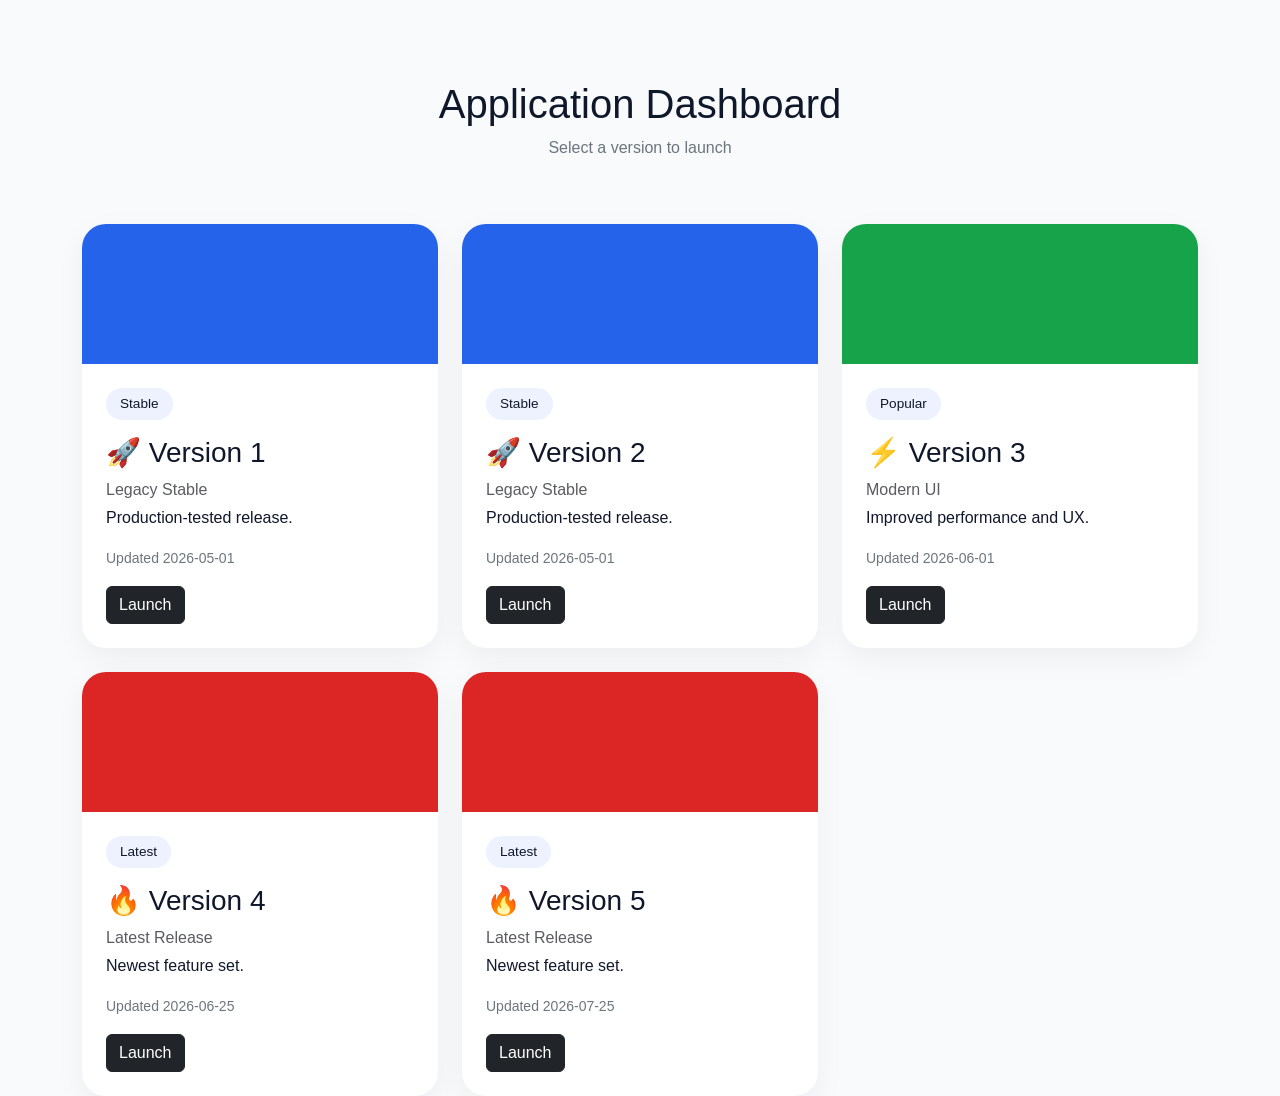
<file: index.html>
<!DOCTYPE html>
<html lang="en">
<head>
<meta charset="UTF-8">
<meta name="viewport" content="width=device-width,initial-scale=1">

<title>Version Dashboard</title>

<link href="https://cdn.jsdelivr.net/npm/bootstrap@5.3.3/dist/css/bootstrap.min.css" rel="stylesheet">

<style>

:root{
 --bg:#f8fafc;
 --card:#ffffff;
 --text:#0f172a;
 --muted:#64748b;
}

body{
 background:var(--bg);
 color:var(--text);
 font-family:Inter,sans-serif;
}

.hero{
 padding:5rem 0 3rem;
 text-align:center;
}

.cards{
 display:grid;
 grid-template-columns:
 repeat(auto-fit,minmax(340px,1fr));
 gap:24px;
}

.app-card{
 background:var(--card);
 border-radius:24px;
 overflow:hidden;
 box-shadow:0 10px 30px rgba(0,0,0,.05);
 transition:.3s;
}

.app-card:hover{
 transform:translateY(-6px);
}

.banner{
 height:140px;
}

.content{
 padding:24px;
}

.status{
 display:inline-block;
 padding:6px 14px;
 border-radius:999px;
 background:#eef2ff;
 font-size:.85rem;
}

</style>
</head>
<body>

<div class="container">

    <section class="hero">
        <h1>Application Dashboard</h1>
        <p class="text-secondary">
            Select a version to launch
        </p>
    </section>

    <div id="appContainer" class="cards"></div>

</div>

<script>

fetch('./database/apps.json')
.then(r => r.json())
.then(apps => {

    const container =
        document.getElementById('appContainer');

    apps.forEach(app => {

        container.insertAdjacentHTML(
            'beforeend',

`
<div class="app-card">

    <div class="banner"
         style="background:${app.color}">
    </div>

    <div class="content">

        <div class="status">
            ${app.status}
        </div>

        <h3 class="mt-3">
            ${app.icon} ${app.title}
        </h3>

        <p class="text-muted mb-1">
            ${app.subtitle}
        </p>

        <p>
            ${app.description}
        </p>

        <small class="text-secondary">
            Updated ${app.updated}
        </small>

        <div class="mt-3">
            <a href="${app.path}"
               class="btn btn-dark">
               Launch
            </a>
        </div>

    </div>

</div>
`
        );

    });

});

</script>

</body>
</html>
</file>
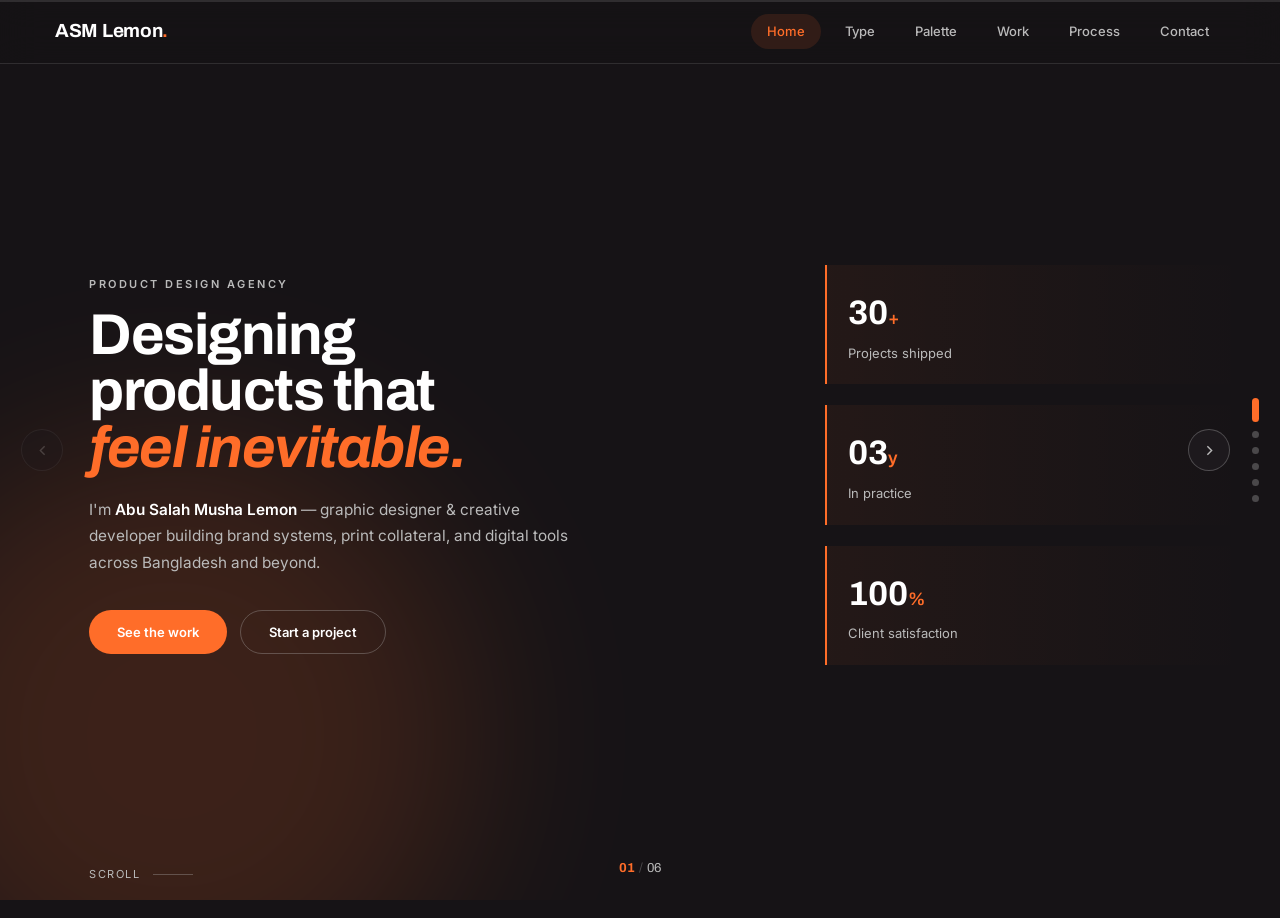
<file: v2/index.html>
<!DOCTYPE html>
<html lang="en">
<head>
<meta charset="UTF-8" />
<meta name="viewport" content="width=device-width, initial-scale=1.0, viewport-fit=cover" />
<title>Abu Salah Musha Lemon — Product Design</title>
<meta name="theme-color" content="#161316" />
<link rel="stylesheet" href="style.css" />
<link rel="preconnect" href="https://fonts.googleapis.com" />
<link rel="preconnect" href="https://fonts.gstatic.com" crossorigin />
<!-- Free grotesque pairing that mirrors Neue Montreal's geometry.
     ✏️ If you own a licensed copy of Neue Montreal, replace this
     link with your own @font-face block in style.css §1 -->
<link href="https://fonts.googleapis.com/css2?family=Archivo:wght@400;500;600;700&family=Inter:wght@300;400;500&display=swap" rel="stylesheet" />
</head>
<body>

<!-- progress bar tied to scroll position -->
<div class="progress-rail"><div class="progress-fill" id="progressFill"></div></div>

<!-- ════════ NAVBAR ════════ -->
<header class="navbar">
  <a class="nav-logo" href="#" onclick="goTo(0);return false;">
    <!-- ✏️ EDIT logo -->
    ASM Lemon<span class="dot">.</span>
  </a>
  <nav class="nav-links" id="navLinks">
    <a class="nav-link" data-i="0">Home</a>
    <a class="nav-link" data-i="1">Type</a>
    <a class="nav-link" data-i="2">Palette</a>
    <a class="nav-link" data-i="3">Work</a>
    <a class="nav-link" data-i="4">Process</a>
    <a class="nav-link" data-i="5">Contact</a>
  </nav>
  <button class="hamburger" id="hamburger" aria-label="Menu"><span></span><span></span><span></span></button>
</header>

<div class="drawer-overlay" id="drawerOverlay"></div>
<nav class="mobile-drawer" id="mobileDrawer">
  <a class="drawer-link" data-i="0">Home</a>
  <a class="drawer-link" data-i="1">Type</a>
  <a class="drawer-link" data-i="2">Palette</a>
  <a class="drawer-link" data-i="3">Work</a>
  <a class="drawer-link" data-i="4">Process</a>
  <a class="drawer-link" data-i="5">Contact</a>
</nav>

<!-- ════════ HORIZONTAL TRACK — same mechanism on all devices ════════ -->
<main class="track" id="track">

  <!-- ① HERO — 61.8/38.2 golden split -->
  <section class="panel" id="p0" data-i="0">
    <div class="glow glow-orange"></div>
    <div class="panel-grid grid-phi">
      <div class="col-major">
        <div class="eyebrow">Product Design Agency</div>
        <h1 class="display-1">Designing<br/>products that<br/><em>feel inevitable.</em></h1>
        <p class="lead">I'm <strong>Abu Salah Musha Lemon</strong> — graphic designer &amp; creative developer building brand systems, print collateral, and digital tools across Bangladesh and beyond.</p>
        <div class="btn-row">
          <button class="btn btn-primary" onclick="goTo(3)">See the work</button>
          <button class="btn btn-ghost" onclick="goTo(5)">Start a project</button>
        </div>
      </div>
      <div class="col-minor">
        <div class="stat-stack">
          <div class="stat-block"><span class="stat-n">30<small>+</small></span><span class="stat-l">Projects shipped</span></div>
          <div class="stat-block"><span class="stat-n">03<small>y</small></span><span class="stat-l">In practice</span></div>
          <div class="stat-block"><span class="stat-n">100<small>%</small></span><span class="stat-l">Client satisfaction</span></div>
        </div>
      </div>
    </div>
    
  </section>

  <!-- ② TYPOGRAPHY -->
  <section class="panel" id="p1" data-i="1">
    <div class="glow glow-orange-soft"></div>
    <div class="label-row"><span class="section-tag">01 — Typography</span></div>
    <div class="type-showcase">
      <h2 class="type-hero">Neue Montreal</h2>
      <div class="type-weights">
        <span class="tw" style="font-weight:400">Regular</span>
        <span class="tw" style="font-weight:500">Medium</span>
        <span class="tw" style="font-weight:600">Semibold</span>
      </div>
    </div>
    <div class="type-scale-demo">
      <!-- ✏️ Golden-ratio type scale visualized: each step ×1.618 -->
      <div class="scale-row"><span class="scale-label">16</span><span class="scale-sample" style="font-size:16px">Aa Bb Cc</span></div>
      <div class="scale-row"><span class="scale-label">26</span><span class="scale-sample" style="font-size:26px">Aa Bb Cc</span></div>
      <div class="scale-row"><span class="scale-label">42</span><span class="scale-sample" style="font-size:42px">Aa Bb</span></div>
      <div class="scale-row"><span class="scale-label">68</span><span class="scale-sample" style="font-size:clamp(34px,6vw,68px)">Aa</span></div>
    </div>
  </section>

  <!-- ③ COLOUR PALETTE -->
  <section class="panel" id="p2" data-i="2">
    <div class="glow glow-orange"></div>
    <div class="label-row"><span class="section-tag">02 — Colour Palette</span></div>
    <h2 class="section-h">Built on the<br/><em>60 / 30 / 10</em> rule.</h2>

    <div class="palette-grid">
      <div class="swatch-card swatch-60">
        <span class="swatch-dot" style="background:#161316;border:1px solid #353035"></span>
        <div class="swatch-meta"><span class="swatch-hex">#161316</span><span class="swatch-role">60% — Dominant</span></div>
      </div>
      <div class="swatch-card swatch-30">
        <span class="swatch-dot" style="background:#453027"></span>
        <div class="swatch-meta"><span class="swatch-hex">#453027</span><span class="swatch-role">30% — Secondary</span></div>
      </div>
      <div class="swatch-card swatch-10">
        <span class="swatch-dot" style="background:#FF6D29"></span>
        <div class="swatch-meta"><span class="swatch-hex">#FF6D29</span><span class="swatch-role">10% — Accent</span></div>
      </div>
      <div class="swatch-card">
        <span class="swatch-dot" style="background:#BABABA"></span>
        <div class="swatch-meta"><span class="swatch-hex">#BABABA</span><span class="swatch-role">Muted text</span></div>
      </div>
      <div class="swatch-card">
        <span class="swatch-dot" style="background:#FFFFFF"></span>
        <div class="swatch-meta"><span class="swatch-hex">#FFFFFF</span><span class="swatch-role">High emphasis</span></div>
      </div>
    </div>

    <!-- live 60/30/10 proportion bar -->
    <div class="ratio-bar" aria-hidden="true">
      <div class="ratio-seg" style="flex:60;background:#161316;border:1px solid #353035"></div>
      <div class="ratio-seg" style="flex:30;background:#453027"></div>
      <div class="ratio-seg" style="flex:10;background:#FF6D29"></div>
    </div>
  </section>

  <!-- ④ WORK -->
  <section class="panel panel-work" id="p3" data-i="3">
    <div class="glow glow-orange-soft"></div>
    <div class="label-row"><span class="section-tag">03 — Selected Work</span></div>
    <div class="work-grid">

      <article class="wcard wcard-lg" onclick="openProject('swapnolok')">
        <div class="wcard-media wcard-media-orange">
          <span class="wcard-num">01</span>
        </div>
        <div class="wcard-body">
          <h3>Swapnolok Community Center</h3>
          <p>Full brand identity &amp; print system — logo, banners, leaflets, signage.</p>
          <span class="chip">Brand Identity</span>
        </div>
      </article>

      <article class="wcard" onclick="openProject('pipeline')">
        <div class="wcard-media wcard-media-dark"><span class="wcard-num">02</span></div>
        <div class="wcard-body">
          <h3>Video Transition Pipeline</h3>
          <p>Custom Python effects engine for slideshow production.</p>
          <span class="chip chip-dev">Dev Project</span>
        </div>
      </article>

      <article class="wcard" onclick="openProject('carousel')">
        <div class="wcard-media wcard-media-mid"><span class="wcard-num">03</span></div>
        <div class="wcard-body">
          <h3>LinkedIn Case Study Carousel</h3>
          <p>10-slide visual narrative for Behance &amp; LinkedIn.</p>
          <span class="chip chip-social">Social</span>
        </div>
      </article>

      <article class="wcard" onclick="openProject('cleanup')">
        <div class="wcard-media wcard-media-dark"><span class="wcard-num">04</span></div>
        <div class="wcard-body">
          <h3>Smart Cleanup Script</h3>
          <p>Two-phase Windows batch automation with auto-resume.</p>
          <span class="chip chip-dev">Dev Project</span>
        </div>
      </article>

    </div>
  </section>

  <!-- ⑤ PROCESS -->
  <section class="panel" id="p4" data-i="4">
    <div class="glow glow-orange"></div>
    <div class="label-row"><span class="section-tag">04 — Process</span></div>
    <h2 class="section-h">How a project<br/><em>comes together.</em></h2>
    <div class="process-row">
      <div class="proc-step">
        <span class="proc-n">01</span>
        <h3>Discover</h3>
        <p>Understand the brief, audience, and constraints before anything is drawn.</p>
      </div>
      <div class="proc-connector"></div>
      <div class="proc-step">
        <span class="proc-n">02</span>
        <h3>Design</h3>
        <p>Explore concepts, refine direction, build the system — type, colour, layout.</p>
      </div>
      <div class="proc-connector"></div>
      <div class="proc-step">
        <span class="proc-n">03</span>
        <h3>Deliver</h3>
        <p>Production-ready files, documentation, and a system you can scale alone.</p>
      </div>
    </div>
  </section>

  <!-- ⑥ CONTACT -->
  <section class="panel panel-contact" id="p5" data-i="5">
    <div class="glow glow-orange-soft"></div>
    <div class="contact-grid">
      <div class="contact-col-major">
        <div class="eyebrow">Let's talk</div>
        <h2 class="display-2">Got a project<br/>in mind?</h2>
        <p class="lead">Open to freelance work, collaborations, and long-term partnerships.</p>
        <form class="contact-form" id="contactForm" onsubmit="handleSubmit(event)">
          <div class="form-row">
            <input class="form-input" type="text" placeholder="Your name" required />
            <input class="form-input" type="email" placeholder="Email address" required />
          </div>
          <textarea class="form-input form-textarea" placeholder="Tell me about your project…" required></textarea>
          <button class="btn btn-primary btn-full" type="submit">Send message →</button>
          <div class="form-success" id="formSuccess">Message sent — I'll reply within 24 hours.</div>
        </form>
      </div>
      <div class="contact-col-minor">
        <a class="contact-link" href="mailto:lemonahmed512@gmail.com">
          <span class="contact-link-arrow">↗</span>
          <span>lemonahmed512@gmail.com</span>
        </a>
        <a class="contact-link" href="https://github.com/Abu-Salah-Musha-Lemon/" target="_blank">
          Abu-Salah-Musha-Lemon/<span class="contact-link-arrow">↗</span>
          <span></span>
        </a>
        <div class="footer-socials">
          <a href="#" target="_blank">Behance</a>
          <a href="#" target="_blank">LinkedIn</a>
          <a href="#" target="_blank">ArtStation</a>
        </div>
      </div>
    </div>
  </section>

</main>

<!-- ════════ FIXED UI: dots / arrows / counter ════════ -->
<div class="scroll-dots" id="scrollDots">
  <button class="sdot active" data-i="0" aria-label="Home"></button>
  <button class="sdot" data-i="1" aria-label="Type"></button>
  <button class="sdot" data-i="2" aria-label="Palette"></button>
  <button class="sdot" data-i="3" aria-label="Work"></button>
  <button class="sdot" data-i="4" aria-label="Process"></button>
  <button class="sdot" data-i="5" aria-label="Contact"></button>
</div>

<button class="nav-arrow nav-prev" id="navPrev" onclick="step(-1)" aria-label="Previous">
  <svg viewBox="0 0 24 24" fill="none" stroke="currentColor" stroke-width="2"><polyline points="15 18 9 12 15 6"/></svg>
</button>
<button class="nav-arrow nav-next" id="navNext" onclick="step(1)" aria-label="Next">
  <svg viewBox="0 0 24 24" fill="none" stroke="currentColor" stroke-width="2"><polyline points="9 18 15 12 9 6"/></svg>
</button>

<div class="panel-counter"><span id="counterCur">01</span><span class="counter-sep">/</span><span>06</span></div>
<div class="scroll-cue">Scroll<span class="cue-line"></span></div>

<!-- project modal -->
<div class="modal-overlay" id="modalOverlay" onclick="closeModal()">
  <div class="modal-box" onclick="event.stopPropagation()">
    <button class="modal-close" onclick="closeModal()">✕</button>
    <span class="modal-tag" id="modalTag">Project</span>
    <h3 class="modal-title" id="modalTitle"></h3>
    <p class="modal-body" id="modalBody"></p>
  </div>
</div>

<script src="script.js"></script>
</body>
</html>
</file>
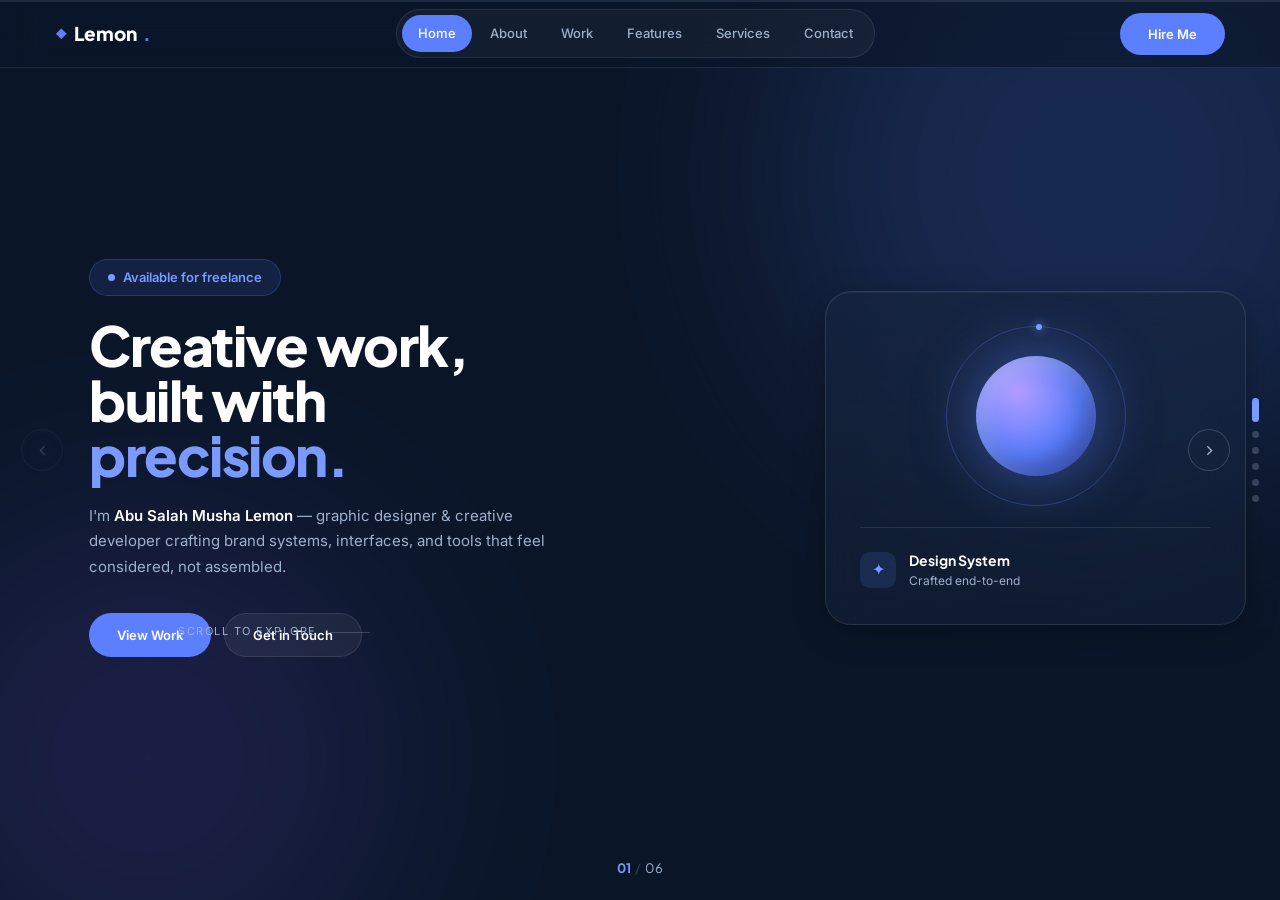
<file: v3/index.html>
<!DOCTYPE html>
<html lang="en">
<head>
<meta charset="UTF-8" />
<meta name="viewport" content="width=device-width, initial-scale=1.0, viewport-fit=cover" />
<title>Abu Salah Musha Lemon — Creative Portfolio</title>
<meta name="theme-color" content="#0A1628" />
<link rel="stylesheet" href="style.css" />
<link rel="preconnect" href="https://fonts.googleapis.com" />
<link rel="preconnect" href="https://fonts.gstatic.com" crossorigin />
<link href="https://fonts.googleapis.com/css2?family=Plus+Jakarta+Sans:wght@400;500;600;700;800&family=Inter:wght@300;400;500&display=swap" rel="stylesheet" />
</head>
<body>

<div class="progress-rail"><div class="progress-fill" id="progressFill"></div></div>

<!-- ════════ NAVBAR — pill style like ref image 3 ════════ -->
<header class="navbar">
  <a class="nav-logo" href="#" onclick="goTo(0);return false;">
    <span class="logo-mark">◆</span>Lemon<span class="dot">.</span>
  </a>
  <nav class="nav-pill" id="navLinks">
    <a class="nav-link active" data-i="0">Home</a>
    <a class="nav-link" data-i="1">About</a>
    <a class="nav-link" data-i="2">Work</a>
    <a class="nav-link" data-i="3">Features</a>
    <a class="nav-link" data-i="4">Services</a>
    <a class="nav-link" data-i="5">Contact</a>
  </nav>
  <button class="btn btn-primary btn-nav-cta" onclick="goTo(5)">Hire Me</button>
  <button class="hamburger" id="hamburger" aria-label="Menu"><span></span><span></span><span></span></button>
</header>

<div class="drawer-overlay" id="drawerOverlay"></div>
<nav class="mobile-drawer" id="mobileDrawer">
  <a class="drawer-link" data-i="0">Home</a>
  <a class="drawer-link" data-i="1">About</a>
  <a class="drawer-link" data-i="2">Work</a>
  <a class="drawer-link" data-i="3">Features</a>
  <a class="drawer-link" data-i="4">Services</a>
  <a class="drawer-link" data-i="5">Contact</a>
  <button class="btn btn-primary btn-full" style="margin-top:21px" onclick="goTo(5)">Hire Me</button>
</nav>

<!-- ════════ HORIZONTAL TRACK — identical mechanism on every device ════════ -->
<main class="track" id="track">

  <!-- ① HERO — glass card + 3D orb, golden-ratio split like ref 1/2 -->
  <section class="panel" id="p0" data-i="0">
    <div class="glow glow-a"></div>
    <div class="glow glow-b"></div>
    <div class="hero-grid grid-phi">
      <div class="col-major">
        <div class="pill-tag"><span class="pill-dot"></span>Available for freelance</div>
        <h1 class="display-1">Creative work,<br/>built with<br/><em>precision.</em></h1>
        <p class="lead">I'm <strong>Abu Salah Musha Lemon</strong> — graphic designer &amp; creative developer crafting brand systems, interfaces, and tools that feel considered, not assembled.</p>
        <div class="btn-row">
          <button class="btn btn-primary" onclick="goTo(2)">View Work</button>
          <button class="btn btn-glass" onclick="goTo(5)">Get in Touch</button>
        </div>
      </div>
      <div class="col-minor">
        <div class="hero-orb-card glass-card">
          <div class="orb-wrap">
            <div class="orb"></div>
            <div class="orb-ring"></div>
          </div>
          <div class="orb-card-footer">
            <span class="orb-icon">✦</span>
            <div>
              <div class="orb-card-title">Design System</div>
              <div class="orb-card-sub">Crafted end-to-end</div>
            </div>
          </div>
        </div>
      </div>
    </div>
    <div class="scroll-cue">Scroll to explore<span class="cue-line"></span></div>
  </section>

  <!-- ② ABOUT — feature-card pattern from ref images -->
  <section class="panel" id="p1" data-i="1">
    <div class="glow glow-a"></div>
    <div class="label-row"><span class="pill-tag pill-tag-static">FEATURE</span></div>
    <h2 class="section-h">About <em>Me</em></h2>
    <div class="about-layout">
      <div class="about-text">
        <p class="lead lead-lg">I combine visual design instincts with technical depth — from brand identities and print collateral to Python automation and video pipelines. Based in Dhaka/Khulna, Bangladesh.</p>
        <div class="skill-cloud">
          <span class="stag">Brand Identity</span>
          <span class="stag stag-alt">Python Dev</span>
          <span class="stag">Print Design</span>
          <span class="stag stag-alt">Automation</span>
          <span class="stag">UI Systems</span>
        </div>
      </div>
      <div class="feature-stack">
        <div class="feature-card glass-card">
          <span class="feature-icon">🎨</span>
          <div>
            <h3>Beautiful Design</h3>
            <p>Every layout follows an intentional visual hierarchy and system.</p>
          </div>
        </div>
        <div class="feature-card glass-card">
          <span class="feature-icon">⚡</span>
          <div>
            <h3>High Quality</h3>
            <p>Production-ready output — detailed, polished, and precise.</p>
          </div>
        </div>
        <div class="feature-card glass-card">
          <span class="feature-icon">🔧</span>
          <div>
            <h3>Versatile Skillset</h3>
            <p>From static print to interactive code — one person, full range.</p>
          </div>
        </div>
      </div>
    </div>
  </section>

  <!-- ③ WORK — golden ratio asymmetric grid -->
  <section class="panel panel-work" id="p2" data-i="2">
    <div class="glow glow-b"></div>
    <div class="label-row"><span class="pill-tag pill-tag-static">PORTFOLIO</span></div>
    <h2 class="section-h">Selected <em>Work</em></h2>
    <div class="work-grid">
      <article class="wcard wcard-lg glass-card" onclick="openProject('swapnolok')">
        <div class="wcard-top">
          <span class="wcard-chip">Brand Identity</span>
          <span class="wcard-arrow">↗</span>
        </div>
        <div class="wcard-glow"></div>
        <div class="wcard-body">
          <h3>Swapnolok Community Center</h3>
          <p>Full brand identity &amp; print system — logo, banners, leaflets, signage for Khulna.</p>
        </div>
      </article>
      <article class="wcard glass-card" onclick="openProject('pipeline')">
        <div class="wcard-top"><span class="wcard-chip wcard-chip-dev">Dev</span><span class="wcard-arrow">↗</span></div>
        <div class="wcard-body"><h3>Video Pipeline</h3><p>Custom Python transition engine.</p></div>
      </article>
      <article class="wcard glass-card" onclick="openProject('carousel')">
        <div class="wcard-top"><span class="wcard-chip">Social</span><span class="wcard-arrow">↗</span></div>
        <div class="wcard-body"><h3>LinkedIn Carousel</h3><p>10-slide case study deck.</p></div>
      </article>
      <article class="wcard glass-card" onclick="openProject('cleanup')">
        <div class="wcard-top"><span class="wcard-chip wcard-chip-dev">Dev</span><span class="wcard-arrow">↗</span></div>
        <div class="wcard-body"><h3>Cleanup Script</h3><p>Two-phase Windows automation.</p></div>
      </article>
    </div>
  </section>

  <!-- ④ FEATURES — directly modeled on ref image 4 (3 floating cards) -->
  <section class="panel" id="p3" data-i="3">
    <div class="glow glow-a"></div>
    <div class="hex-pattern"></div>
    <div class="label-row"><span class="pill-tag pill-tag-static">FEATURE</span></div>
    <h2 class="section-h">What I <em>Bring</em></h2>
    <div class="floating-features">
      <div class="ffeature glass-card ff-1">
        <span class="ff-tag">FEATURE</span>
        <span class="ff-icon">📊</span>
        <h3>Brand Strategy</h3>
        <p>Position your brand clearly with research-backed visual direction.</p>
      </div>
      <div class="ffeature glass-card ff-2">
        <span class="ff-tag">FEATURE</span>
        <span class="ff-icon">🔗</span>
        <h3>Full-Stack Build</h3>
        <p>Connect design and code — from Figma to production-ready front end.</p>
      </div>
      <div class="ffeature glass-card ff-3">
        <span class="ff-tag">FEATURE</span>
        <span class="ff-icon">🔒</span>
        <h3>Reliable Delivery</h3>
        <p>Clear timelines, versioned files, and dependable communication.</p>
      </div>
    </div>
  </section>

  <!-- ⑤ SERVICES / PRICING -->
  <section class="panel" id="p4" data-i="4">
    <div class="glow glow-b"></div>
    <div class="label-row"><span class="pill-tag pill-tag-static">SERVICES</span></div>
    <h2 class="section-h">Services &amp; <em>Pricing</em></h2>
    <div class="srv-grid">
      <div class="scard glass-card">
        <div class="scard-icon">🎨</div>
        <h3>Brand Identity</h3>
        <p>Logo, color system, typography &amp; full brand guidelines.</p>
        <div class="scard-foot"><span class="scard-price">৳8,000+</span></div>
      </div>
      <div class="scard glass-card scard-featured">
        <span class="scard-badge">Popular</span>
        <div class="scard-icon">🖨️</div>
        <h3>Print &amp; Collateral</h3>
        <p>Banners, posters, leaflets, large-format — production-ready.</p>
        <div class="scard-foot"><span class="scard-price">৳3,000+</span></div>
      </div>
      <div class="scard glass-card">
        <div class="scard-icon">📱</div>
        <h3>Social Design</h3>
        <p>Carousels, case studies &amp; content for LinkedIn / Behance.</p>
        <div class="scard-foot"><span class="scard-price">৳2,500+</span></div>
      </div>
      <div class="scard glass-card">
        <div class="scard-icon">⚙️</div>
        <h3>Creative Tech</h3>
        <p>Python automation, video pipelines &amp; custom tools.</p>
        <div class="scard-foot"><span class="scard-price">৳5,000+</span></div>
      </div>
    </div>
  </section>

  <!-- ⑥ CONTACT -->
  <section class="panel panel-contact" id="p5" data-i="5">
    <div class="glow glow-a"></div>
    <div class="contact-grid grid-phi">
      <div class="col-major">
        <div class="pill-tag pill-tag-static">CONTACT</div>
        <h2 class="display-2">Let's build<br/>something <em>great.</em></h2>
        <p class="lead">Open to freelance work, collaborations, and long-term partnerships.</p>
        <form class="contact-form" id="contactForm" onsubmit="handleSubmit(event)">
          <div class="form-row">
            <input class="form-input" type="text" placeholder="Your name" required />
            <input class="form-input" type="email" placeholder="Email address" required />
          </div>
          <textarea class="form-input form-textarea" placeholder="Tell me about your project…" required></textarea>
          <button class="btn btn-primary btn-full" type="submit">Send Message →</button>
          <div class="form-success" id="formSuccess">Message sent — I'll reply within 24 hours.</div>
        </form>
      </div>
      <div class="col-minor">
        <div class="contact-card glass-card">
          <a class="contact-link" href="mailto:your@email.com"><span class="cl-icon">📧</span><div><div class="cl-label">Email</div><div class="cl-val">your@email.com</div></div></a>
          <a class="contact-link" href="https://behance.net" target="_blank"><span class="cl-icon">💼</span><div><div class="cl-label">Behance</div><div class="cl-val">behance.net/yourprofile</div></div></a>
          <a class="contact-link" href="https://linkedin.com" target="_blank"><span class="cl-icon">🔗</span><div><div class="cl-label">LinkedIn</div><div class="cl-val">Abu Salah Musha Lemon</div></div></a>
          <a class="contact-link" href="https://github.com" target="_blank"><span class="cl-icon">⌨️</span><div><div class="cl-label">GitHub</div><div class="cl-val">github.com/yourprofile</div></div></a>
        </div>
      </div>
    </div>
  </section>

</main>

<!-- ════════ FIXED UI ════════ -->
<div class="scroll-dots" id="scrollDots">
  <button class="sdot active" data-i="0" aria-label="Home"></button>
  <button class="sdot" data-i="1" aria-label="About"></button>
  <button class="sdot" data-i="2" aria-label="Work"></button>
  <button class="sdot" data-i="3" aria-label="Features"></button>
  <button class="sdot" data-i="4" aria-label="Services"></button>
  <button class="sdot" data-i="5" aria-label="Contact"></button>
</div>

<button class="nav-arrow nav-prev" id="navPrev" onclick="step(-1)" aria-label="Previous">
  <svg viewBox="0 0 24 24" fill="none" stroke="currentColor" stroke-width="2"><polyline points="15 18 9 12 15 6"/></svg>
</button>
<button class="nav-arrow nav-next" id="navNext" onclick="step(1)" aria-label="Next">
  <svg viewBox="0 0 24 24" fill="none" stroke="currentColor" stroke-width="2"><polyline points="9 18 15 12 9 6"/></svg>
</button>
<div class="panel-counter"><span id="counterCur">01</span><span class="counter-sep">/</span><span>06</span></div>

<div class="modal-overlay" id="modalOverlay" onclick="closeModal()">
  <div class="modal-box glass-card" onclick="event.stopPropagation()">
    <button class="modal-close" onclick="closeModal()">✕</button>
    <span class="modal-tag" id="modalTag">Project</span>
    <h3 class="modal-title" id="modalTitle"></h3>
    <p class="modal-body" id="modalBody"></p>
  </div>
</div>

<script src="script.js"></script>
</body>
</html>
</file>
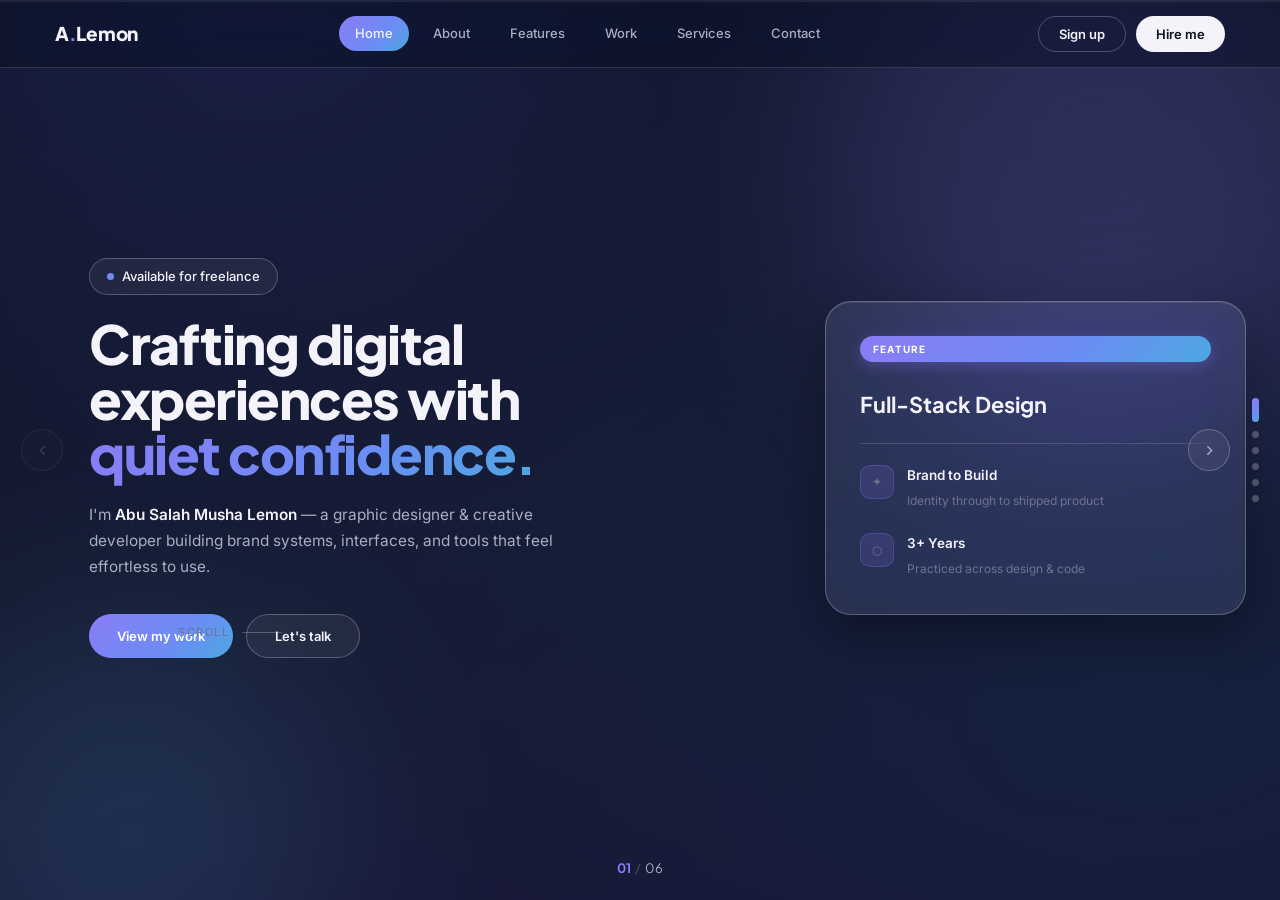
<file: v4/index.html>
<!DOCTYPE html>
<html lang="en">
<head>
<meta charset="UTF-8" />
<meta name="viewport" content="width=device-width, initial-scale=1.0, viewport-fit=cover" />
<title>Abu Salah Musha Lemon — Designer & Developer</title>
<meta name="theme-color" content="#0B1220" />
<link rel="stylesheet" href="style.css" />
<link rel="preconnect" href="https://fonts.googleapis.com" />
<link rel="preconnect" href="https://fonts.gstatic.com" crossorigin />
<link href="https://fonts.googleapis.com/css2?family=Plus+Jakarta+Sans:wght@400;500;600;700;800&family=Inter:wght@300;400;500&display=swap" rel="stylesheet" />
</head>
<body>

<div class="progress-rail"><div class="progress-fill" id="progressFill"></div></div>

<!-- ════════ NAVBAR (glass) ════════ -->
<header class="navbar">
  <a class="nav-logo" href="#" onclick="goTo(0);return false;">A<span class="dot">.</span>Lemon</a>
  <nav class="nav-links" id="navLinks">
    <a class="nav-link" data-i="0">Home</a>
    <a class="nav-link" data-i="1">About</a>
    <a class="nav-link" data-i="2">Features</a>
    <a class="nav-link" data-i="3">Work</a>
    <a class="nav-link" data-i="4">Services</a>
    <a class="nav-link" data-i="5">Contact</a>
  </nav>
  <div class="nav-cta-group">
    <button class="nav-pill nav-pill-ghost" onclick="goTo(5)">Sign up</button>
    <button class="nav-pill nav-pill-solid" onclick="goTo(5)">Hire me</button>
  </div>
  <button class="hamburger" id="hamburger" aria-label="Menu"><span></span><span></span><span></span></button>
</header>

<div class="drawer-overlay" id="drawerOverlay"></div>
<nav class="mobile-drawer" id="mobileDrawer">
  <a class="drawer-link" data-i="0">Home</a>
  <a class="drawer-link" data-i="1">About</a>
  <a class="drawer-link" data-i="2">Features</a>
  <a class="drawer-link" data-i="3">Work</a>
  <a class="drawer-link" data-i="4">Services</a>
  <a class="drawer-link" data-i="5">Contact</a>
</nav>

<!-- ════════ TRACK — identical horizontal mechanism on every device ════════ -->
<main class="track" id="track">

  <!-- ① HERO -->
  <section class="panel" id="p0" data-i="0">
    <div class="bg-orb orb-violet orb-1"></div>
    <div class="bg-orb orb-blue orb-2"></div>
    <div class="panel-grid grid-phi">
      <div class="col-major">
        <div class="badge-pill"><span class="badge-dot"></span>Available for freelance</div>
        <h1 class="display-1">Crafting digital<br/>experiences with<br/><em>quiet confidence.</em></h1>
        <p class="lead">I'm <strong>Abu Salah Musha Lemon</strong> — a graphic designer &amp; creative developer building brand systems, interfaces, and tools that feel effortless to use.</p>
        <div class="btn-row">
          <button class="btn btn-primary" onclick="goTo(3)">View my work</button>
          <button class="btn btn-ghost" onclick="goTo(5)">Let's talk</button>
        </div>
      </div>
      <div class="col-minor">
        <div class="hero-glass-card">
          <span class="feature-tag">FEATURE</span>
          <h3>Full-Stack Design</h3>
          <div class="hero-card-divider"></div>
          <div class="hero-mini-row">
            <span class="hero-mini-icon">✦</span>
            <div><strong>Brand to Build</strong><span>Identity through to shipped product</span></div>
          </div>
          <div class="hero-mini-row">
            <span class="hero-mini-icon">⬡</span>
            <div><strong>3+ Years</strong><span>Practiced across design & code</span></div>
          </div>
        </div>
      </div>
    </div>
    <div class="scroll-cue">Scroll<span class="cue-line"></span></div>
  </section>

  <!-- ② ABOUT -->
  <section class="panel" id="p1" data-i="1">
    <div class="bg-orb orb-blue orb-3"></div>
    <div class="label-row"><span class="section-tag">01 — About</span></div>
    <div class="about-grid">
      <div class="about-text">
        <h2 class="section-h">Designer.<br/><em>Developer.</em></h2>
        <p class="lead">Based in Dhaka/Khulna, Bangladesh — I work across two disciplines: visual design (branding, print, UI) and creative technology (automation, pipelines, tools).</p>
        <div class="skill-cloud">
          <span class="stag">Brand Identity</span>
          <span class="stag">UI / Glassmorphism</span>
          <span class="stag stag-alt">Python</span>
          <span class="stag">Print Design</span>
          <span class="stag stag-alt">Automation</span>
          <span class="stag">Figma / Canva</span>
        </div>
      </div>
      <div class="about-cards">
        <div class="glass-row-card">
          <span class="grc-icon">🎨</span>
          <div><strong>Beautiful Design</strong><p>Every layout follows an intentional visual hierarchy.</p></div>
        </div>
        <div class="glass-row-card">
          <span class="grc-icon">⚙️</span>
          <div><strong>High Quality</strong><p>Production-ready files, detailed and precise.</p></div>
        </div>
        <div class="glass-row-card">
          <span class="grc-icon">🌐</span>
          <div><strong>Versatile Usage</strong><p>From print collateral to full web systems.</p></div>
        </div>
      </div>
    </div>
  </section>

  <!-- ③ FEATURES -->
  <section class="panel" id="p2" data-i="2">
    <div class="bg-orb orb-violet orb-4"></div>
    <div class="hex-lines" aria-hidden="true"></div>
    <div class="label-row"><span class="section-tag">02 — Capabilities</span></div>
    <h2 class="section-h center-h">What I bring<br/><em>to the table.</em></h2>

    <div class="feature-stack">
      <div class="feature-glass-card fc-1">
        <span class="feature-tag">FEATURE</span>
        <span class="fc-icon">📊</span>
        <h3>Brand Strategy</h3>
        <p>Visual identity systems measured against real business goals, not just aesthetics.</p>
      </div>
      <div class="feature-glass-card fc-2">
        <span class="feature-tag">FEATURE</span>
        <span class="fc-icon">🔗</span>
        <h3>Cross-Platform Builds</h3>
        <p>Print, web, and motion assets unified under one consistent design language.</p>
      </div>
      <div class="feature-glass-card fc-3">
        <span class="feature-tag">FEATURE</span>
        <span class="fc-icon">🔒</span>
        <h3>Reliable Delivery</h3>
        <p>Clear timelines, versioned files, and dependable communication throughout.</p>
      </div>
    </div>
  </section>

  <!-- ④ WORK -->
  <section class="panel panel-work" id="p3" data-i="3">
    <div class="bg-orb orb-blue orb-5"></div>
    <div class="label-row"><span class="section-tag">03 — Selected Work</span></div>
    <div class="work-grid">
      <article class="wcard wcard-lg" onclick="openProject('swapnolok')">
        <div class="wcard-media wcard-media-a"><span class="feature-tag">CASE STUDY</span><span class="wcard-num">01</span></div>
        <div class="wcard-body"><h3>Swapnolok Community Center</h3><p>Full brand identity & print system — logo, banners, leaflets, signage.</p><span class="chip">Brand Identity</span></div>
      </article>
      <article class="wcard" onclick="openProject('pipeline')">
        <div class="wcard-media wcard-media-b"><span class="wcard-num">02</span></div>
        <div class="wcard-body"><h3>Video Transition Pipeline</h3><p>Custom Python effects engine for video production.</p><span class="chip chip-dev">Dev Project</span></div>
      </article>
      <article class="wcard" onclick="openProject('carousel')">
        <div class="wcard-media wcard-media-c"><span class="wcard-num">03</span></div>
        <div class="wcard-body"><h3>LinkedIn Case Study Carousel</h3><p>10-slide visual narrative for Behance & LinkedIn.</p><span class="chip chip-social">Social</span></div>
      </article>
      <article class="wcard" onclick="openProject('cleanup')">
        <div class="wcard-media wcard-media-b"><span class="wcard-num">04</span></div>
        <div class="wcard-body"><h3>Smart Cleanup Script</h3><p>Two-phase Windows automation with auto-resume.</p><span class="chip chip-dev">Dev Project</span></div>
      </article>
    </div>
  </section>

  <!-- ⑤ SERVICES -->
  <section class="panel" id="p4" data-i="4">
    <div class="bg-orb orb-violet orb-6"></div>
    <div class="label-row"><span class="section-tag">04 — Services</span></div>
    <h2 class="section-h center-h">Services &<br/><em>pricing.</em></h2>
    <div class="srv-grid">
      <div class="srv-card">
        <div class="srv-icon-row"><span class="srv-icon">🎨</span><span class="srv-icon srv-icon-2">◆</span></div>
        <h3>Brand Identity</h3>
        <p>Logo, color system, typography, and full guidelines.</p>
        <div class="srv-footer"><span class="srv-price">৳8,000</span></div>
      </div>
      <div class="srv-card srv-featured">
        <span class="feature-tag srv-badge">POPULAR</span>
        <div class="srv-icon-row"><span class="srv-icon">🖨️</span><span class="srv-icon srv-icon-2">▦</span></div>
        <h3>Print & Collateral</h3>
        <p>Production-ready banners, posters, leaflets.</p>
        <div class="srv-footer"><span class="srv-price">৳3,000</span></div>
      </div>
      <div class="srv-card">
        <div class="srv-icon-row"><span class="srv-icon">📱</span><span class="srv-icon srv-icon-2">◇</span></div>
        <h3>Social Media</h3>
        <p>Carousels, case studies, story content.</p>
        <div class="srv-footer"><span class="srv-price">৳2,500</span></div>
      </div>
      <div class="srv-card">
        <div class="srv-icon-row"><span class="srv-icon">⚙️</span><span class="srv-icon srv-icon-2">⬡</span></div>
        <h3>Creative Tech</h3>
        <p>Python automation, scripts, custom tools.</p>
        <div class="srv-footer"><span class="srv-price">৳5,000</span></div>
      </div>
    </div>
  </section>

  <!-- ⑥ CONTACT -->
  <section class="panel panel-contact" id="p5" data-i="5">
    <div class="bg-orb orb-blue orb-7"></div>
    <div class="contact-grid">
      <div class="contact-col-major">
        <div class="badge-pill"><span class="badge-dot"></span>Let's talk</div>
        <h2 class="display-2">Got a project<br/>in mind?</h2>
        <p class="lead">Open to freelance work, collaborations, and long-term partnerships.</p>
        <form class="contact-form glass-surface" id="contactForm" onsubmit="handleSubmit(event)">
          <div class="form-row">
            <input class="form-input" type="text" placeholder="Your name" required />
            <input class="form-input" type="email" placeholder="Email address" required />
          </div>
          <textarea class="form-input form-textarea" placeholder="Tell me about your project…" required></textarea>
          <button class="btn btn-primary btn-full" type="submit">Send message →</button>
          <div class="form-success" id="formSuccess">Message sent — I'll reply within 24 hours.</div>
        </form>
      </div>
      <div class="contact-col-minor">
        <a class="contact-link" href="mailto:your@email.com"><span class="contact-link-arrow">↗</span><span>your@email.com</span></a>
        <a class="contact-link" href="https://behance.net" target="_blank"><span class="contact-link-arrow">↗</span><span>behance.net/yourprofile</span></a>
        <div class="footer-socials">
          <a href="#" target="_blank">Behance</a>
          <a href="#" target="_blank">LinkedIn</a>
          <a href="#" target="_blank">ArtStation</a>
        </div>
      </div>
    </div>
  </section>

</main>

<!-- ════════ Fixed UI: works identically on all devices ════════ -->
<div class="scroll-dots" id="scrollDots">
  <button class="sdot active" data-i="0" aria-label="Home"></button>
  <button class="sdot" data-i="1" aria-label="About"></button>
  <button class="sdot" data-i="2" aria-label="Features"></button>
  <button class="sdot" data-i="3" aria-label="Work"></button>
  <button class="sdot" data-i="4" aria-label="Services"></button>
  <button class="sdot" data-i="5" aria-label="Contact"></button>
</div>

<button class="nav-arrow nav-prev" id="navPrev" onclick="step(-1)" aria-label="Previous">
  <svg viewBox="0 0 24 24" fill="none" stroke="currentColor" stroke-width="2"><polyline points="15 18 9 12 15 6"/></svg>
</button>
<button class="nav-arrow nav-next" id="navNext" onclick="step(1)" aria-label="Next">
  <svg viewBox="0 0 24 24" fill="none" stroke="currentColor" stroke-width="2"><polyline points="9 18 15 12 9 6"/></svg>
</button>

<div class="panel-counter"><span id="counterCur">01</span><span class="counter-sep">/</span><span>06</span></div>

<div class="modal-overlay" id="modalOverlay" onclick="closeModal()">
  <div class="modal-box glass-surface" onclick="event.stopPropagation()">
    <button class="modal-close" onclick="closeModal()">✕</button>
    <span class="feature-tag" id="modalTag">Project</span>
    <h3 class="modal-title" id="modalTitle"></h3>
    <p class="modal-body" id="modalBody"></p>
  </div>
</div>

<script src="script.js"></script>
</body>
</html>
</file>
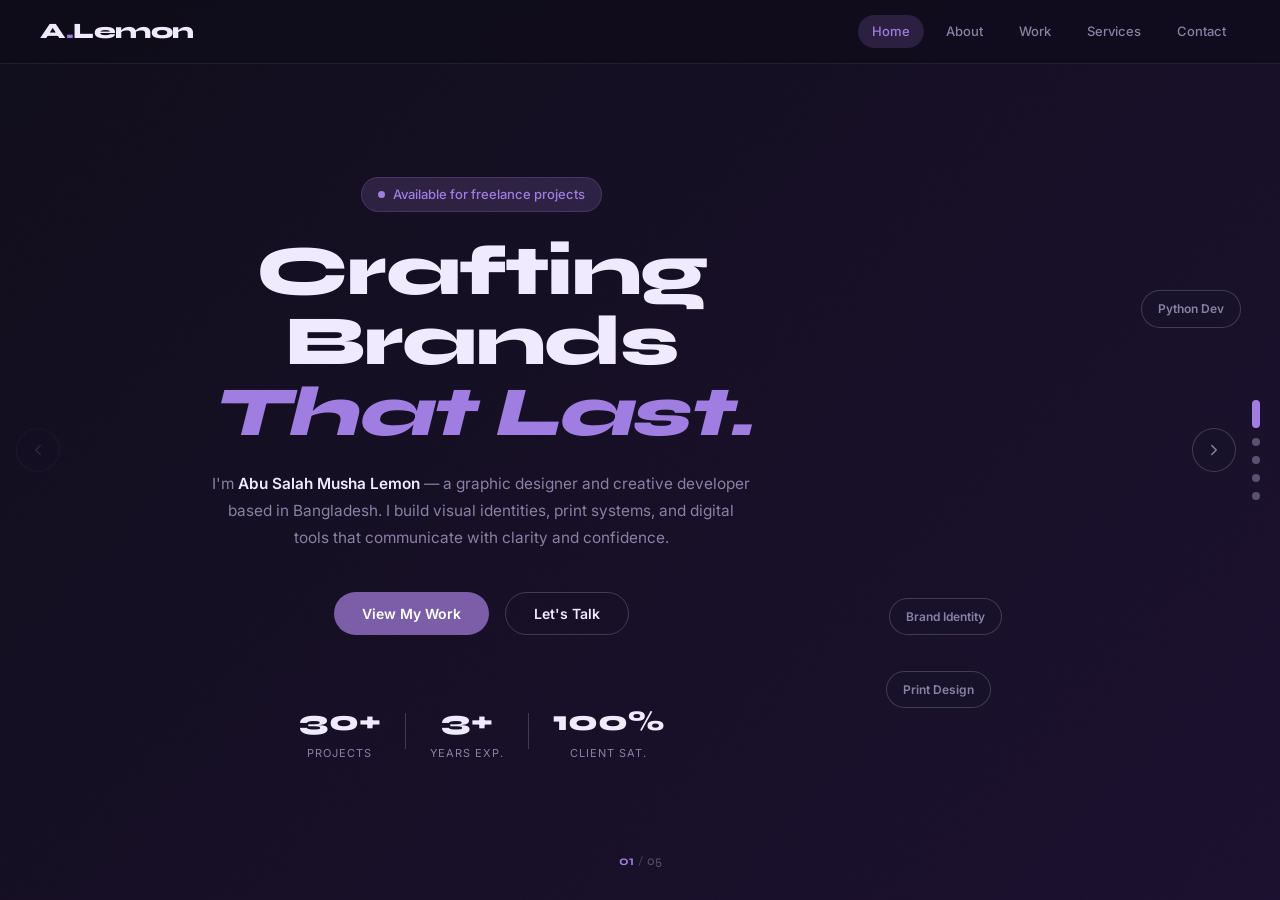
<file: v5/index.html>
<!DOCTYPE html>
<html lang="en">
<head>
  <meta charset="UTF-8" />
  <meta name="viewport" content="width=device-width, initial-scale=1.0" />
  <title>Abu Salah Musha Lemon — Designer & Developer</title>
  <link rel="stylesheet" href="style.css" />
  <!-- Google Fonts: Display + Body pairing -->
  <link rel="preconnect" href="https://fonts.googleapis.com" />
  <link rel="preconnect" href="https://fonts.gstatic.com" crossorigin />
  <link href="https://fonts.googleapis.com/css2?family=Syne:wght@400;600;700;800&family=Inter:wght@300;400;500;600&display=swap" rel="stylesheet" />
</head>
<body>

  <!-- ═══════════════════════════════════════════
       NAVBAR  (fixed, single instance)
  ═══════════════════════════════════════════ -->
  <header class="navbar" id="navbar">
    <a class="nav-logo" href="#" onclick="goTo(0);return false;">
      <!-- ✏️ EDIT: Change your name/logo text here -->
      A<span class="dot">.</span>Lemon
    </a>

    <nav class="nav-links" id="navLinks">
      <!-- ✏️ EDIT: Add or remove nav items. Keep them matching the panel order -->
      <a class="nav-link" data-index="0" href="#home"    >Home</a>
      <a class="nav-link" data-index="1" href="#about"   >About</a>
      <a class="nav-link" data-index="2" href="#work"    >Work</a>
      <a class="nav-link" data-index="3" href="#services">Services</a>
      <a class="nav-link" data-index="4" href="#contact" >Contact</a>
    </nav>

    <!-- Mobile hamburger -->
    <button class="hamburger" id="hamburger" aria-label="Toggle menu">
      <span></span><span></span><span></span>
    </button>
  </header>

  <!-- Mobile drawer menu -->
  <div class="mobile-drawer" id="mobileDrawer">
    <a class="drawer-link" data-index="0" href="#home"    >Home</a>
    <a class="drawer-link" data-index="1" href="#about"   >About</a>
    <a class="drawer-link" data-index="2" href="#work"    >Work</a>
    <a class="drawer-link" data-index="3" href="#services">Services</a>
    <a class="drawer-link" data-index="4" href="#contact" >Contact</a>
  </div>
  <div class="drawer-overlay" id="drawerOverlay"></div>


  <!-- ═══════════════════════════════════════════
       SCROLL TRACK  (horizontal on desktop,
                      vertical on mobile)
  ═══════════════════════════════════════════ -->
  <main class="track" id="track">


    <!-- ─────────────────────────────────────────
         PANEL 1 — HOME / HERO
    ───────────────────────────────────────── -->
    <section class="panel" id="home" data-panel="0">
      <div class="panel-bg pb-home"></div>
      <div class="panel-noise"></div>

      <div class="hero-content">
        <!-- ✏️ EDIT: Your badge/status text -->
        <div class="hero-badge">
          <span class="badge-dot"></span>
          Available for freelance projects
        </div>

        <!-- ✏️ EDIT: Your headline. \n creates a new line -->
        <h1 class="hero-headline">
          Crafting Brands<br/>
          <em>That Last.</em>
        </h1>

        <!-- ✏️ EDIT: Your short description -->
        <p class="hero-sub">
          I'm <strong>Abu Salah Musha Lemon</strong> — a graphic designer and creative developer
          based in Bangladesh. I build visual identities, print systems, and digital tools
          that communicate with clarity and confidence.
        </p>

        <!-- ✏️ EDIT: CTA buttons -->
        <div class="btn-group">
          <button class="btn btn-primary" onclick="goTo(2)">View My Work</button>
          <button class="btn btn-ghost"   onclick="goTo(4)">Let's Talk</button>
        </div>

        <!-- ✏️ EDIT: Quick stats under hero -->
        <div class="hero-stats">
          <div class="hstat">
            <span class="hstat-num">30+</span>
            <span class="hstat-label">Projects</span>
          </div>
          <div class="hstat-divider"></div>
          <div class="hstat">
            <span class="hstat-num">3+</span>
            <span class="hstat-label">Years Exp.</span>
          </div>
          <div class="hstat-divider"></div>
          <div class="hstat">
            <span class="hstat-num">100%</span>
            <span class="hstat-label">Client Sat.</span>
          </div>
        </div>
      </div>

      <!-- Decorative floating tags -->
      <div class="float-tag ft1">Brand Identity</div>
      <div class="float-tag ft2">Print Design</div>
      <div class="float-tag ft3">Python Dev</div>
    </section>


    <!-- ─────────────────────────────────────────
         PANEL 2 — ABOUT
    ───────────────────────────────────────── -->
    <section class="panel" id="about" data-panel="1">
      <div class="panel-bg pb-about"></div>
      <div class="panel-noise"></div>

      <div class="panel-content">
        <!-- ✏️ EDIT: Section label & title -->
        <div class="section-eyebrow">Who I am</div>
        <h2 class="section-title">Designer.<br/><span class="accent">Developer.</span></h2>
        <p class="section-desc">
          <!-- ✏️ EDIT: Your about paragraph -->
          My work spans two disciplines: visual design (branding, print, collateral)
          and creative technology (Python automation, video pipelines, scripting).
          I'm based in Dhaka/Khulna, Bangladesh, and I work with clients who want
          both craft and execution.
        </p>

        <!-- ✏️ EDIT: Your skill tags -->
        <div class="skill-cloud">
          <span class="stag">Brand Identity</span>
          <span class="stag">Print Design</span>
          <span class="stag stag-alt">Python</span>
          <span class="stag">Canva Pro</span>
          <span class="stag stag-alt">Batch Scripting</span>
          <span class="stag">Large-Format</span>
          <span class="stag stag-alt">Video Pipeline</span>
          <span class="stag">Behance / LinkedIn</span>
        </div>

        <!-- ✏️ EDIT: Your facts/highlights -->
        <div class="about-facts">
          <div class="fact">
            <span class="fact-icon">📍</span>
            <span class="fact-text">Dhaka / Khulna, Bangladesh</span>
          </div>
          <div class="fact">
            <span class="fact-icon">🎓</span>
            <span class="fact-text">Graphic Design & Creative Tech</span>
          </div>
          <div class="fact">
            <span class="fact-icon">🌐</span>
            <span class="fact-text">Open to remote collaborations</span>
          </div>
        </div>
      </div>

      <!-- Right side accent block -->
      <div class="about-accent-block">
        <div class="accent-ring">
          <div class="accent-inner">
            <!-- ✏️ EDIT: Your initials or short brand mark -->
            <span>ASL</span>
          </div>
        </div>
        <div class="accent-quote">
          <!-- ✏️ EDIT: Your personal motto or quote -->
          "Design is the bridge between ideas and the world."
        </div>
      </div>
    </section>


    <!-- ─────────────────────────────────────────
         PANEL 3 — WORK / PORTFOLIO
    ───────────────────────────────────────── -->
    <section class="panel" id="work" data-panel="2">
      <div class="panel-bg pb-work"></div>
      <div class="panel-noise"></div>

      <div class="work-layout">
        <div class="work-header">
          <div class="section-eyebrow">Portfolio</div>
          <h2 class="section-title">Selected<br/><span class="accent">Projects</span></h2>
        </div>

        <!-- ✏️ EDIT: Add/remove project cards below.
             Each card has: thumb emoji/color, title, desc, tag, and optional link -->
        <div class="work-grid">

          <div class="wcard" onclick="openProject('Swapnolok Community Center Branding')">
            <div class="wcard-thumb" style="--thumb-from:#2e1245;--thumb-to:#5a1a8a">
              <span class="wcard-emoji">🏛️</span>
              <span class="wcard-tag-chip">Brand Identity</span>
            </div>
            <div class="wcard-body">
              <h3 class="wcard-title">Swapnolok Community Center</h3>
              <p class="wcard-desc">Full branding suite — logo redesign, banners, posters, leaflets & large-format print for Khulna.</p>
            </div>
          </div>

          <div class="wcard" onclick="openProject('Python Video Transition Pipeline')">
            <div class="wcard-thumb" style="--thumb-from:#0a2040;--thumb-to:#1a5080">
              <span class="wcard-emoji">🎬</span>
              <span class="wcard-tag-chip wcard-tag-dev">Dev Project</span>
            </div>
            <div class="wcard-body">
              <h3 class="wcard-title">Python Video Pipeline</h3>
              <p class="wcard-desc">Custom transition system: shredder_twirl, glitch_flash & CapCut-accurate effects in pure Python.</p>
            </div>
          </div>

          <div class="wcard" onclick="openProject('LinkedIn Portfolio Carousel')">
            <div class="wcard-thumb" style="--thumb-from:#0a3020;--thumb-to:#1a6040">
              <span class="wcard-emoji">📊</span>
              <span class="wcard-tag-chip wcard-tag-social">Social Media</span>
            </div>
            <div class="wcard-body">
              <h3 class="wcard-title">LinkedIn Portfolio Carousel</h3>
              <p class="wcard-desc">10-slide 1080×1080px professional portfolio carousel designed for Behance & LinkedIn.</p>
            </div>
          </div>

          <div class="wcard" onclick="openProject('Print Collateral Suite')">
            <div class="wcard-thumb" style="--thumb-from:#2a1010;--thumb-to:#5a2a2a">
              <span class="wcard-emoji">🖨️</span>
              <span class="wcard-tag-chip">Print Design</span>
            </div>
            <div class="wcard-body">
              <h3 class="wcard-title">Print Collateral Suite</h3>
              <p class="wcard-desc">Writing pads, notice boards, one-way vision glass prints, and large-format banners.</p>
            </div>
          </div>

          <div class="wcard" onclick="openProject('Windows Cleanup Script v3')">
            <div class="wcard-thumb" style="--thumb-from:#1a1a40;--thumb-to:#3a3a70">
              <span class="wcard-emoji">⚙️</span>
              <span class="wcard-tag-chip wcard-tag-dev">Dev Project</span>
            </div>
            <div class="wcard-body">
              <h3 class="wcard-title">Windows Cleanup Script</h3>
              <p class="wcard-desc">2-phase batch script with registry-based auto-resume after reboot & timestamped logging.</p>
            </div>
          </div>

          <!-- ✏️ EDIT: This is the "add more" / CTA card -->
          <div class="wcard wcard-cta" onclick="goTo(4)">
            <div class="wcard-cta-inner">
              <span class="wcard-cta-icon">✦</span>
              <p class="wcard-cta-text">Have a project in mind?</p>
              <span class="wcard-cta-link">Let's talk →</span>
            </div>
          </div>

        </div><!-- /work-grid -->
      </div>
    </section>


    <!-- ─────────────────────────────────────────
         PANEL 4 — SERVICES
    ───────────────────────────────────────── -->
    <section class="panel" id="services" data-panel="3">
      <div class="panel-bg pb-services"></div>
      <div class="panel-noise"></div>

      <div class="panel-content">
        <div class="section-eyebrow">What I offer</div>
        <h2 class="section-title">Services &<br/><span class="accent">Pricing</span></h2>
        <p class="section-desc">
          Transparent, quality-first work across design and development.
        </p>
      </div>

      <!-- ✏️ EDIT: Add/remove service cards. Change icons, titles, desc, price -->
      <div class="srv-grid">

        <div class="scard">
          <div class="scard-icon">🎨</div>
          <h3 class="scard-title">Brand Identity</h3>
          <p class="scard-desc">Logo design, color system, typography, brand guidelines, and full visual identity documentation.</p>
          <ul class="scard-features">
            <li>Logo + variations</li>
            <li>Color & type system</li>
            <li>Brand guidelines PDF</li>
          </ul>
          <div class="scard-footer">
            <span class="scard-price">From ৳8,000</span>
            <button class="scard-btn" onclick="goTo(4)">Enquire</button>
          </div>
        </div>

        <div class="scard scard-featured">
          <div class="scard-badge">Most Requested</div>
          <div class="scard-icon">🖨️</div>
          <h3 class="scard-title">Print & Collateral</h3>
          <p class="scard-desc">Banners, posters, leaflets, one-way vision, writing pads & large-format print, ready for production.</p>
          <ul class="scard-features">
            <li>Print-ready files</li>
            <li>Multiple formats</li>
            <li>Unlimited revisions</li>
          </ul>
          <div class="scard-footer">
            <span class="scard-price">From ৳3,000</span>
            <button class="scard-btn" onclick="goTo(4)">Enquire</button>
          </div>
        </div>

        <div class="scard">
          <div class="scard-icon">📱</div>
          <h3 class="scard-title">Social Media Design</h3>
          <p class="scard-desc">LinkedIn carousels, Behance case studies, Instagram posts & stories optimized for engagement.</p>
          <ul class="scard-features">
            <li>LinkedIn carousels</li>
            <li>Behance case study</li>
            <li>Instagram content</li>
          </ul>
          <div class="scard-footer">
            <span class="scard-price">From ৳2,500</span>
            <button class="scard-btn" onclick="goTo(4)">Enquire</button>
          </div>
        </div>

        <div class="scard">
          <div class="scard-icon">⚙️</div>
          <h3 class="scard-title">Creative Tech</h3>
          <p class="scard-desc">Python automation, video pipelines, batch scripts & custom tools that save time and simplify workflows.</p>
          <ul class="scard-features">
            <li>Python scripting</li>
            <li>Video automation</li>
            <li>Windows tools</li>
          </ul>
          <div class="scard-footer">
            <span class="scard-price">From ৳5,000</span>
            <button class="scard-btn" onclick="goTo(4)">Enquire</button>
          </div>
        </div>

      </div><!-- /srv-grid -->
    </section>


    <!-- ─────────────────────────────────────────
         PANEL 5 — CONTACT
    ───────────────────────────────────────── -->
    <section class="panel" id="contact" data-panel="4">
      <div class="panel-bg pb-contact"></div>
      <div class="panel-noise"></div>

      <div class="contact-layout">

        <div class="contact-left">
          <div class="section-eyebrow">Get in touch</div>
          <h2 class="section-title">Let's Build<br/><span class="accent">Something.</span></h2>
          <p class="section-desc">
            Open to freelance projects, collaborations, and long-term partnerships.
            Drop me a message and I'll get back within 24 hours.
          </p>

          <!-- ✏️ EDIT: Your contact details -->
          <div class="contact-details">
            <div class="cdetail">
              <span class="cdetail-icon">📧</span>
              <div>
                <div class="cdetail-label">Email</div>
                <!-- ✏️ Change href and text to your real email -->
                <a class="cdetail-val" href="mailto:your@email.com">your@email.com</a>
              </div>
            </div>
            <div class="cdetail">
              <span class="cdetail-icon">📍</span>
              <div>
                <div class="cdetail-label">Based in</div>
                <span class="cdetail-val">Dhaka / Khulna, Bangladesh</span>
              </div>
            </div>
            <div class="cdetail">
              <span class="cdetail-icon">💼</span>
              <div>
                <div class="cdetail-label">Behance</div>
                <!-- ✏️ Change href and text -->
                <a class="cdetail-val" href="https://behance.net" target="_blank">behance.net/yourprofile</a>
              </div>
            </div>
            <div class="cdetail">
              <span class="cdetail-icon">🔗</span>
              <div>
                <div class="cdetail-label">LinkedIn</div>
                <!-- ✏️ Change href and text -->
                <a class="cdetail-val" href="https://linkedin.com" target="_blank">Abu Salah Musha Lemon</a>
              </div>
            </div>
          </div>
        </div>

        <!-- ✏️ EDIT: Contact form — connect to Formspree/Netlify/EmailJS as needed -->
        <form class="contact-form" id="contactForm" onsubmit="handleSubmit(event)">
          <div class="form-row">
            <div class="form-group">
              <label class="form-label" for="fname">Your Name</label>
              <input class="form-input" id="fname" type="text" placeholder="John Doe" required />
            </div>
            <div class="form-group">
              <label class="form-label" for="femail">Email Address</label>
              <input class="form-input" id="femail" type="email" placeholder="you@email.com" required />
            </div>
          </div>
          <div class="form-group">
            <label class="form-label" for="fsubject">Subject</label>
            <!-- ✏️ EDIT: Change dropdown options to match your services -->
            <select class="form-input form-select" id="fsubject" required>
              <option value="">Select a service...</option>
              <option>Brand Identity Design</option>
              <option>Print & Collateral</option>
              <option>Social Media Design</option>
              <option>Creative Tech / Scripting</option>
              <option>Other</option>
            </select>
          </div>
          <div class="form-group">
            <label class="form-label" for="fmessage">Message</label>
            <textarea class="form-input form-textarea" id="fmessage" placeholder="Tell me about your project..." required></textarea>
          </div>
          <button class="btn btn-primary btn-full" type="submit">Send Message ✦</button>
          <div class="form-success" id="formSuccess">
            ✅ Message sent! I'll reply within 24 hours.
          </div>
        </form>

      </div><!-- /contact-layout -->

      <!-- Footer row -->
      <footer class="site-footer">
        <!-- ✏️ EDIT: Your name and year -->
        <span>© 2025 Abu Salah Musha Lemon</span>
        <span class="footer-sep">·</span>
        <span>Designed & built with care.</span>
        <!-- ✏️ EDIT: Your social links -->
        <div class="footer-socials">
          <a href="https://behance.net"  target="_blank">Behance</a>
          <a href="https://linkedin.com" target="_blank">LinkedIn</a>
          <a href="https://github.com"   target="_blank">GitHub</a>
        </div>
      </footer>
    </section>


  </main><!-- /track -->


  <!-- ═══════════════════════════════════════════
       SCROLL INDICATORS
  ═══════════════════════════════════════════ -->

  <!-- Dot indicators (desktop) -->
  <div class="scroll-dots" id="scrollDots">
    <button class="sdot active" data-index="0" aria-label="Go to Home"></button>
    <button class="sdot" data-index="1" aria-label="Go to About"></button>
    <button class="sdot" data-index="2" aria-label="Go to Work"></button>
    <button class="sdot" data-index="3" aria-label="Go to Services"></button>
    <button class="sdot" data-index="4" aria-label="Go to Contact"></button>
  </div>

  <!-- Arrow navigation (desktop) -->
  <button class="nav-arrow nav-prev" id="navPrev" aria-label="Previous section" onclick="step(-1)">
    <svg viewBox="0 0 24 24" fill="none" stroke="currentColor" stroke-width="2" stroke-linecap="round" stroke-linejoin="round">
      <polyline points="15 18 9 12 15 6"></polyline>
    </svg>
  </button>
  <button class="nav-arrow nav-next" id="navNext" aria-label="Next section" onclick="step(1)">
    <svg viewBox="0 0 24 24" fill="none" stroke="currentColor" stroke-width="2" stroke-linecap="round" stroke-linejoin="round">
      <polyline points="9 18 15 12 9 6"></polyline>
    </svg>
  </button>

  <!-- Panel counter -->
  <div class="panel-counter" id="panelCounter">
    <span id="counterCurrent">01</span>
    <span class="counter-sep">/</span>
    <span class="counter-total">05</span>
  </div>

  <!-- Scroll hint (only on first load) -->
  <div class="scroll-hint" id="scrollHint">
    <span>Scroll or use arrows</span>
    <span class="hint-arrow">→</span>
  </div>


  <!-- ═══════════════════════════════════════════
       PROJECT MODAL
  ═══════════════════════════════════════════ -->
  <div class="modal-overlay" id="modalOverlay" onclick="closeModal()">
    <div class="modal-box" onclick="event.stopPropagation()">
      <button class="modal-close" onclick="closeModal()">✕</button>
      <h3 class="modal-title" id="modalTitle">Project Title</h3>
      <p class="modal-body" id="modalBody">Project details coming soon.</p>
    </div>
  </div>


  <script src="script.js"></script>
</body>
</html>
</file>
<file: v2/style.css>
/* ════════════════════════════════════════════════════════════
   AROUNDA-STYLE PORTFOLIO — style.css

   COLOR SYSTEM — strict 60 / 30 / 10
   ───────────────────────────────────
   60%  #161316  near-black     → backgrounds, dominant surface
   30%  #453027  warm brown     → cards, secondary surfaces, borders
   10%  #FF6D29  orange         → accents, CTAs, key numbers ONLY
   —    #BABABA  muted grey     → secondary text
   —    #FFFFFF  white          → high-emphasis text

   GOLDEN RATIO — φ = 1.618
   ───────────────────────────────────
   Type scale   : 16 → 26 → 42 → 68 → 110  (×1.618 each step)
   Spacing scale: 8 → 13 → 21 → 34 → 55 → 89 → 144 (Fibonacci, → φ)
   Layout split : 61.8% / 38.2% major/minor columns (.grid-phi)
   ════════════════════════════════════════════════════════════ */

/* ───────────────────────────────────────────
   0. RESET
─────────────────────────────────────────── */
*, *::before, *::after { box-sizing: border-box; margin: 0; padding: 0; }
html { scroll-behavior: smooth; -webkit-text-size-adjust: 100%; }
body {
  font-family: var(--font-body);
  background: var(--c-60);
  color: var(--c-white);
  line-height: 1.6;
  overflow: hidden;
  -webkit-font-smoothing: antialiased;
}
img, video { display: block; max-width: 100%; }
a { color: inherit; text-decoration: none; }
button { font-family: inherit; cursor: pointer; }
::selection { background: var(--c-10); color: #fff; }


/* ───────────────────────────────────────────
   1. DESIGN TOKENS
─────────────────────────────────────────── */
:root {
  /* ── 60 / 30 / 10 color system ── */
  --c-60:        #161316;   /* dominant background          */
  --c-60-raised: #1d191d;   /* slightly raised surface       */
  --c-30:        #453027;   /* secondary surface / cards     */
  --c-30-soft:   #3a2920;   /* darker variant of secondary   */
  --c-10:        #FF6D29;   /* accent — used sparingly       */
  --c-10-dim:    #c9551f;   /* pressed/dim accent state      */
  --c-muted:     #BABABA;   /* secondary text                */
  --c-white:     #FFFFFF;   /* primary text                  */
  --c-border:    rgba(186,186,186,0.16);
  --c-border-em: rgba(186,186,186,0.32);

  /* ── Fonts ── */
  --font-display: 'Archivo', sans-serif;  /* Neue Montreal stand-in */
  --font-body:    'Inter', sans-serif;

  /* ── Type scale: golden ratio, φ = 1.618 ── */
  --fs-display:  clamp(40px, 6vw, 110px);
  --fs-h1:       clamp(32px, 4.5vw, 68px);
  --fs-h2:       clamp(26px, 3.2vw, 42px);
  --fs-h3:       clamp(18px, 1.8vw, 26px);
  --fs-body-lg:  clamp(15px, 1.2vw, 18px);
  --fs-body:     16px;
  --fs-small:    13px;
  --fs-label:    11px;

  /* ── Spacing scale: Fibonacci → φ ── */
  --sp-1:  8px;
  --sp-2:  13px;
  --sp-3:  21px;
  --sp-4:  34px;
  --sp-5:  55px;
  --sp-6:  89px;
  --sp-7:  144px;

  /* ── Golden-ratio layout split ── */
  --phi-major: 61.8%;
  --phi-minor: 38.2%;

  /* ── Radius / motion ── */
  --radius-sm: 8px;
  --radius-md: 14px;
  --radius-lg: 24px;
  --radius-pill: 999px;
  --ease: cubic-bezier(0.16, 1, 0.3, 1);
  --dur-fast: 160ms;
  --dur-med: 320ms;

  --navbar-h: 64px;
}


/* ───────────────────────────────────────────
   2. NAVBAR
─────────────────────────────────────────── */
.navbar {
  position: fixed; top: 0; left: 0; right: 0; z-index: 200;
  height: var(--navbar-h);
  display: flex; align-items: center; justify-content: space-between;
  padding: 0 var(--sp-5);
  background: rgba(22, 19, 22, 0.72);
  backdrop-filter: blur(18px);
  border-bottom: 1px solid var(--c-border);
}
.nav-logo {
  font-family: var(--font-display);
  font-size: 19px; font-weight: 700; letter-spacing: -0.3px;
  color: var(--c-white);
}
.nav-logo .dot { color: var(--c-10); }

.nav-links { display: flex; gap: var(--sp-1); }
.nav-link {
  font-size: var(--fs-small); font-weight: 500; color: var(--c-muted);
  padding: 7px 16px; border-radius: var(--radius-pill);
  transition: color var(--dur-fast), background var(--dur-fast);
}
.nav-link:hover { color: var(--c-white); background: rgba(255,255,255,0.05); }
.nav-link.active { color: var(--c-10); background: rgba(255,109,41,0.12); }

.hamburger {
  display: none; flex-direction: column; gap: 5px;
  background: none; border: none; padding: var(--sp-1); z-index: 300;
}
.hamburger span {
  width: 22px; height: 2px; background: var(--c-white); border-radius: 2px;
  transition: transform var(--dur-med) var(--ease), opacity var(--dur-fast);
}
.hamburger.open span:nth-child(1) { transform: translateY(7px) rotate(45deg); }
.hamburger.open span:nth-child(2) { opacity: 0; }
.hamburger.open span:nth-child(3) { transform: translateY(-7px) rotate(-45deg); }

@media (max-width: 860px) {
  .nav-links { display: none; }
  .hamburger { display: flex; }
  .navbar { padding: 0 var(--sp-4); }
}


/* ───────────────────────────────────────────
   3. MOBILE DRAWER
─────────────────────────────────────────── */
.mobile-drawer {
  position: fixed; top: 0; right: -100%; width: min(300px, 82vw); height: 100%;
  z-index: 250; background: var(--c-60-raised);
  border-left: 1px solid var(--c-border-em);
  padding: calc(var(--navbar-h) + var(--sp-5)) var(--sp-5) var(--sp-5);
  display: flex; flex-direction: column; gap: var(--sp-1);
  transition: right var(--dur-med) var(--ease);
}
.mobile-drawer.open { right: 0; }
.drawer-link {
  font-family: var(--font-display); font-size: 19px; font-weight: 600;
  color: var(--c-muted); padding: 13px var(--sp-3); border-radius: var(--radius-sm);
  transition: color var(--dur-fast), background var(--dur-fast);
}
.drawer-link:hover, .drawer-link.active { color: var(--c-white); background: rgba(255,109,41,0.08); }

.drawer-overlay {
  position: fixed; inset: 0; z-index: 240; background: rgba(0,0,0,0.55);
  opacity: 0; pointer-events: none; transition: opacity var(--dur-med);
}
.drawer-overlay.open { opacity: 1; pointer-events: all; }


/* ───────────────────────────────────────────
   4. PROGRESS RAIL
─────────────────────────────────────────── */
.progress-rail {
  position: fixed; top: 0; left: 0; right: 0; height: 2px; z-index: 210;
  background: var(--c-border);
}
.progress-fill {
  height: 100%; width: 0%; background: var(--c-10);
  transition: width var(--dur-med) var(--ease);
}


/* ───────────────────────────────────────────
   5. SCROLL TRACK
   The SAME horizontal mechanism runs on every
   device — desktop, tablet, and mobile.
─────────────────────────────────────────── */
.track {
  display: flex; flex-direction: row;
  width: 100%; height: 100vh; height: 100dvh;
  overflow-x: auto; overflow-y: hidden;
  scroll-snap-type: x mandatory;
  scroll-behavior: smooth;
  scrollbar-width: none; -ms-overflow-style: none;
  -webkit-overflow-scrolling: touch;
  overscroll-behavior-x: contain;
}
.track::-webkit-scrollbar { display: none; }

.panel {
  position: relative;
  min-width: 100vw; width: 100vw;
  height: 100vh; height: 100dvh;
  overflow: hidden;
  scroll-snap-align: start; scroll-snap-stop: always;
  display: flex; flex-direction: column; justify-content: center;
  padding: calc(var(--navbar-h) + var(--sp-5)) var(--sp-6) var(--sp-6);
}

/* Tablet & mobile: same horizontal system, tighter padding */
@media (max-width: 860px) {
  .panel { padding: calc(var(--navbar-h) + var(--sp-4)) var(--sp-4) var(--sp-5); }
}
@media (max-width: 480px) {
  .panel { padding: calc(var(--navbar-h) + var(--sp-3)) var(--sp-3) var(--sp-4); }
}

/* Ambient glow accents — orange used sparingly per the 10% rule */
.glow {
  position: absolute; border-radius: 50%; pointer-events: none; z-index: 0;
  filter: blur(90px);
}
.glow-orange      { width: 50vw; height: 50vw; max-width: 600px; max-height: 600px; background: var(--c-10); opacity: 0.16; bottom: -15%; left: -10%; }
.glow-orange-soft { width: 40vw; height: 40vw; max-width: 480px; max-height: 480px; background: var(--c-10); opacity: 0.10; top: -10%; right: -8%; }

.panel > *:not(.glow) { position: relative; z-index: 1; }


/* ───────────────────────────────────────────
   6. TYPOGRAPHY UTILITIES
─────────────────────────────────────────── */
.eyebrow {
  font-size: var(--fs-label); font-weight: 600; letter-spacing: 2.5px;
  text-transform: uppercase; color: var(--c-muted); margin-bottom: var(--sp-2);
}
.section-tag {
  font-family: var(--font-display); font-size: var(--fs-small); font-weight: 600;
  color: var(--c-10); letter-spacing: 0.5px;
}
.label-row { margin-bottom: var(--sp-4); }

.display-1, .display-2 {
  font-family: var(--font-display); font-weight: 700; line-height: 0.98;
  letter-spacing: -1.5px; color: var(--c-white);
}
.display-1 { font-size: var(--fs-h1); margin-bottom: var(--sp-3); }
.display-2 { font-size: var(--fs-h2); margin-bottom: var(--sp-3); }
.display-1 em, .display-2 em { font-style: italic; color: var(--c-10); }

.section-h {
  font-family: var(--font-display); font-size: var(--fs-h2); font-weight: 700;
  line-height: 1.05; color: var(--c-white); margin-bottom: var(--sp-5);
  letter-spacing: -0.5px;
}
.section-h em { font-style: italic; color: var(--c-10); }

.lead {
  font-size: var(--fs-body-lg); color: var(--c-muted); line-height: 1.7;
  max-width: 480px; margin-bottom: var(--sp-4);
}
.lead strong { color: var(--c-white); font-weight: 600; }


/* ───────────────────────────────────────────
   7. BUTTONS
─────────────────────────────────────────── */
.btn {
  display: inline-flex; align-items: center; justify-content: center; gap: 8px;
  font-size: var(--fs-small); font-weight: 600;
  padding: 13px 28px; border-radius: var(--radius-pill); border: none;
  transition: all var(--dur-med) var(--ease);
}
.btn-primary { background: var(--c-10); color: var(--c-white); }
.btn-primary:hover { background: #ff8147; transform: translateY(-2px); box-shadow: 0 10px 28px rgba(255,109,41,0.3); }
.btn-ghost { background: transparent; color: var(--c-white); border: 1px solid var(--c-border-em); }
.btn-ghost:hover { background: rgba(255,255,255,0.06); transform: translateY(-2px); }
.btn-full { width: 100%; }
.btn-row { display: flex; gap: var(--sp-2); flex-wrap: wrap; }
:focus-visible { outline: 2px solid var(--c-10); outline-offset: 2px; }


/* ───────────────────────────────────────────
   8. PANEL 1 — HERO  (golden-ratio grid)
─────────────────────────────────────────── */
.panel-grid { display: grid; gap: var(--sp-5); align-items: center; }
/* 61.8 / 38.2 split — true golden ratio columns */
.grid-phi { grid-template-columns: var(--phi-major) var(--phi-minor); }

.stat-stack { display: flex; flex-direction: column; gap: var(--sp-3); }
.stat-block {
  display: flex; flex-direction: column; gap: 2px;
  padding: var(--sp-3); border-left: 2px solid var(--c-10);
  background: linear-gradient(90deg, rgba(255,109,41,0.06), transparent);
}
.stat-n { font-family: var(--font-display); font-size: 34px; font-weight: 700; color: var(--c-white); }
.stat-n small { font-size: 18px; color: var(--c-10); font-weight: 600; }
.stat-l { font-size: var(--fs-small); color: var(--c-muted); }

.scroll-cue {
  position: relative; bottom: var(--sp-4); left: var(--sp-6);
  display: flex; align-items: center; gap: var(--sp-2);
  font-size: var(--fs-label); letter-spacing: 1.5px; text-transform: uppercase;
  color: var(--c-muted);
}
.cue-line { width: 40px; height: 1px; background: var(--c-border-em); position: relative; overflow: hidden; }
.cue-line::after {
  content: ''; position: absolute; left: -40px; top: 0; width: 40px; height: 100%;
  background: var(--c-10); animation: cue-slide 2s ease-in-out infinite;
}
@keyframes cue-slide { 0% { left: -40px; } 100% { left: 40px; } }

@media (max-width: 860px) {
  .grid-phi { grid-template-columns: 1fr; }
  .scroll-cue { left: var(--sp-4); }
}


/* ───────────────────────────────────────────
   9. PANEL 2 — TYPOGRAPHY SHOWCASE
─────────────────────────────────────────── */
.type-showcase { text-align: center; margin-bottom: var(--sp-6); }
.type-hero {
  font-family: var(--font-display); font-weight: 600;
  font-size: var(--fs-display); line-height: 1;
  background: linear-gradient(90deg, var(--c-muted) 0%, var(--c-10) 100%);
  -webkit-background-clip: text; background-clip: text; color: transparent;
  letter-spacing: -2px; margin-bottom: var(--sp-3);
}
.type-weights { display: flex; justify-content: center; gap: var(--sp-5); }
.tw { font-size: var(--fs-body-lg); color: var(--c-muted); }

.type-scale-demo {
  display: flex; flex-direction: column; gap: var(--sp-2);
  max-width: 640px; margin: 0 auto; width: 100%;
}
.scale-row {
  display: flex; align-items: baseline; gap: var(--sp-4);
  padding: var(--sp-2) 0; border-bottom: 1px solid var(--c-border);
}
.scale-label {
  font-family: var(--font-display); font-size: var(--fs-small); font-weight: 600;
  color: var(--c-10); width: 32px; flex-shrink: 0;
}
.scale-sample { font-family: var(--font-display); color: var(--c-white); font-weight: 500; }

@media (max-width: 600px) {
  .type-weights { gap: var(--sp-3); flex-wrap: wrap; }
}


/* ───────────────────────────────────────────
   10. PANEL 3 — COLOUR PALETTE
─────────────────────────────────────────── */
.palette-grid {
  display: grid; grid-template-columns: repeat(5, 1fr); gap: var(--sp-2);
  margin-bottom: var(--sp-4);
}
.swatch-card {
  display: flex; flex-direction: column; align-items: center; gap: var(--sp-2);
  padding: var(--sp-4) var(--sp-2);
  background: var(--c-60-raised); border: 1px solid var(--c-border);
  border-radius: var(--radius-lg);
  transition: border-color var(--dur-fast), transform var(--dur-fast);
}
.swatch-card:hover { transform: translateY(-4px); border-color: var(--c-border-em); }
.swatch-10 { border-color: rgba(255,109,41,0.4); }
.swatch-dot { width: 44px; height: 44px; border-radius: 50%; flex-shrink: 0; }
.swatch-meta { display: flex; flex-direction: column; align-items: center; gap: 2px; }
.swatch-hex { font-family: var(--font-display); font-size: var(--fs-small); font-weight: 600; color: var(--c-white); }
.swatch-role { font-size: 11px; color: var(--c-muted); text-align: center; }

/* Live 60/30/10 proportion bar — visually proves the ratio */
.ratio-bar {
  display: flex; height: 14px; border-radius: var(--radius-pill); overflow: hidden;
  max-width: 640px; margin: 0 auto; border: 1px solid var(--c-border-em);
}
.ratio-seg { height: 100%; }

@media (max-width: 860px) {
  .palette-grid { grid-template-columns: repeat(3, 1fr); }
}
@media (max-width: 480px) {
  .palette-grid { grid-template-columns: repeat(2, 1fr); }
}


/* ───────────────────────────────────────────
   11. PANEL 4 — WORK GRID
   Golden-ratio asymmetric grid: one large card
   (φ-proportioned) + three standard cards
─────────────────────────────────────────── */
.panel-work { justify-content: center; }
.work-grid {
  display: grid;
  grid-template-columns: var(--phi-major) var(--phi-minor);
  grid-template-rows: 1fr 1fr;
  gap: var(--sp-3);
  max-width: 1100px; width: 100%; margin: 0 auto;
  height: min(60vh, 560px);
}
.wcard-lg { grid-row: 1 / 3; }

.wcard {
  background: var(--c-60-raised); border: 1px solid var(--c-border);
  border-radius: var(--radius-lg); overflow: hidden; cursor: pointer;
  display: flex; flex-direction: column;
  transition: transform var(--dur-med) var(--ease), border-color var(--dur-fast);
}
.wcard:hover { transform: translateY(-4px); border-color: var(--c-border-em); }

.wcard-media {
  flex: 1; min-height: 90px; position: relative;
  display: flex; align-items: flex-end; padding: var(--sp-3);
}
.wcard-media-orange { background: linear-gradient(135deg, var(--c-30), var(--c-10)); }
.wcard-media-dark   { background: linear-gradient(135deg, #1d191d, #2a242a); }
.wcard-media-mid    { background: linear-gradient(135deg, var(--c-30-soft), var(--c-30)); }
.wcard-num {
  font-family: var(--font-display); font-size: 13px; font-weight: 700;
  color: rgba(255,255,255,0.8); letter-spacing: 1px;
}

.wcard-body { padding: var(--sp-3); display: flex; flex-direction: column; gap: 6px; }
.wcard-lg .wcard-body h3 { font-size: var(--fs-h3); }
.wcard-body h3 { font-family: var(--font-display); font-weight: 600; color: var(--c-white); font-size: 15px; }
.wcard-body p { font-size: 12.5px; color: var(--c-muted); line-height: 1.6; }

.chip {
  align-self: flex-start; font-size: 10.5px; font-weight: 700; letter-spacing: 0.4px;
  padding: 4px 11px; border-radius: var(--radius-pill);
  background: rgba(255,109,41,0.14); color: var(--c-10); border: 1px solid rgba(255,109,41,0.25);
  margin-top: 4px;
}
.chip-dev { background: rgba(186,186,186,0.1); color: var(--c-muted); border-color: var(--c-border-em); }
.chip-social { background: rgba(186,186,186,0.14); color: var(--c-white); border-color: var(--c-border); }

@media (max-width: 860px) {
  .work-grid {
    grid-template-columns: 1fr; grid-template-rows: none;
    height: auto; max-height: none; overflow-y: auto;
  }
  .wcard-lg { grid-row: auto; }
  .wcard-media { min-height: 100px; }
}


/* ───────────────────────────────────────────
   12. PANEL 5 — PROCESS
─────────────────────────────────────────── */
.process-row {
  display: flex; align-items: stretch; gap: 0;
  max-width: 1000px; width: 100%; margin: 0 auto;
}
.proc-step {
  flex: 1; display: flex; flex-direction: column; gap: var(--sp-2);
  padding: var(--sp-4); background: var(--c-60-raised);
  border: 1px solid var(--c-border); border-radius: var(--radius-lg);
}
.proc-n { font-family: var(--font-display); font-size: 13px; font-weight: 700; color: var(--c-10); letter-spacing: 1px; }
.proc-step h3 { font-family: var(--font-display); font-size: var(--fs-h3); font-weight: 600; color: var(--c-white); }
.proc-step p { font-size: var(--fs-small); color: var(--c-muted); line-height: 1.65; }
.proc-connector {
  width: var(--sp-4); flex-shrink: 0; position: relative;
}
.proc-connector::after {
  content: ''; position: absolute; top: 50%; left: 0; right: 0; height: 1px;
  background: var(--c-border-em); transform: translateY(-50%);
}

@media (max-width: 860px) {
  .process-row { flex-direction: column; gap: var(--sp-3); }
  .proc-connector { display: none; }
}


/* ───────────────────────────────────────────
   13. PANEL 6 — CONTACT  (golden split)
─────────────────────────────────────────── */
.panel-contact { justify-content: center; }
.contact-grid {
  display: grid; grid-template-columns: var(--phi-major) var(--phi-minor);
  gap: var(--sp-6); max-width: 1100px; width: 100%; margin: 0 auto; align-items: center;
}

.contact-form { display: flex; flex-direction: column; gap: var(--sp-2); max-width: 480px; }
.form-row { display: grid; grid-template-columns: 1fr 1fr; gap: var(--sp-2); }
.form-input {
  background: var(--c-60-raised); border: 1px solid var(--c-border);
  border-radius: var(--radius-sm); padding: 13px 16px; font-size: var(--fs-small);
  color: var(--c-white); font-family: var(--font-body);
  transition: border-color var(--dur-fast), box-shadow var(--dur-fast);
}
.form-input::placeholder { color: var(--c-muted); }
.form-input:focus { outline: none; border-color: var(--c-10); box-shadow: 0 0 0 3px rgba(255,109,41,0.14); }
.form-textarea { min-height: 96px; resize: vertical; }
.form-success {
  display: none; font-size: var(--fs-small); color: var(--c-10); text-align: center; padding-top: 4px;
}
.form-success.show { display: block; }

.contact-col-minor { display: flex; flex-direction: column; gap: var(--sp-3); }
.contact-link {
  display: flex; align-items: center; gap: var(--sp-2);
  font-size: var(--fs-body-lg); font-weight: 500; color: var(--c-white);
  padding: var(--sp-3) var(--sp-4); border-radius: var(--radius-pill);
  border: 1px solid var(--c-border-em); background: var(--c-60-raised);
  transition: border-color var(--dur-fast), background var(--dur-fast);
}
.contact-link:hover { border-color: var(--c-10); background: rgba(255,109,41,0.06); }
.contact-link-arrow {
  width: 32px; height: 32px; border-radius: 50%; flex-shrink: 0;
  display: flex; align-items: center; justify-content: center;
  background: var(--c-30); color: var(--c-10);
}
.footer-socials { display: flex; gap: var(--sp-3); margin-top: var(--sp-2); padding-left: var(--sp-2); }
.footer-socials a { font-size: var(--fs-small); color: var(--c-muted); transition: color var(--dur-fast); }
.footer-socials a:hover { color: var(--c-10); }

@media (max-width: 860px) {
  .contact-grid { grid-template-columns: 1fr; gap: var(--sp-4); }
  .form-row { grid-template-columns: 1fr; }
}


/* ───────────────────────────────────────────
   14. SCROLL INDICATORS (dots / arrows / counter)
   Visible and usable on ALL devices, repositioned
   for small screens rather than removed — this
   keeps the horizontal system fully operable
   everywhere as requested.
─────────────────────────────────────────── */
.scroll-dots {
  position: fixed; right: var(--sp-3); top: 50%; transform: translateY(-50%);
  z-index: 150; display: flex; flex-direction: column; gap: 9px;
}
.sdot {
  width: 7px; height: 7px; border-radius: 50%; background: var(--c-border-em);
  border: none; padding: 0; transition: all var(--dur-med) var(--ease);
}
.sdot:hover { background: var(--c-muted); }
.sdot.active { background: var(--c-10); height: 24px; border-radius: 4px; }

@media (max-width: 600px) {
  .scroll-dots { right: var(--sp-2); gap: 7px; }
  .sdot { width: 6px; height: 6px; }
  .sdot.active { height: 18px; }
}

.nav-arrow {
  position: fixed; top: 50%; transform: translateY(-50%); z-index: 150;
  width: 42px; height: 42px; border-radius: 50%;
  background: var(--c-60-raised); border: 1px solid var(--c-border-em);
  color: var(--c-muted); display: flex; align-items: center; justify-content: center;
  transition: all var(--dur-fast);
}
.nav-arrow svg { width: 17px; height: 17px; }
.nav-arrow:hover { background: rgba(255,109,41,0.12); border-color: var(--c-10); color: var(--c-10); }
.nav-arrow.disabled { opacity: 0.25; pointer-events: none; }
.nav-prev { left: var(--sp-3); }
.nav-next { right: 50px; }

@media (max-width: 600px) {
  .nav-arrow { width: 36px; height: 36px; }
  .nav-prev { left: var(--sp-2); }
  .nav-next { right: 38px; }
}

.panel-counter {
  position: fixed; bottom: var(--sp-3); left: 50%; transform: translateX(-50%);
  z-index: 150; display: flex; gap: 4px;
  font-family: var(--font-display); font-size: var(--fs-small); color: var(--c-muted);
}
#counterCur { color: var(--c-10); font-weight: 700; }
.counter-sep { color: var(--c-border-em); }


/* ───────────────────────────────────────────
   15. PROJECT MODAL
─────────────────────────────────────────── */
.modal-overlay {
  position: fixed; inset: 0; z-index: 500;
  background: rgba(0,0,0,0.7); backdrop-filter: blur(10px);
  display: flex; align-items: center; justify-content: center; padding: var(--sp-4);
  opacity: 0; pointer-events: none; transition: opacity var(--dur-med);
}
.modal-overlay.open { opacity: 1; pointer-events: all; }
.modal-box {
  background: var(--c-60-raised); border: 1px solid var(--c-border-em);
  border-radius: var(--radius-lg); padding: var(--sp-5);
  max-width: 480px; width: 100%; position: relative;
  transform: scale(0.95) translateY(10px); transition: transform var(--dur-med) var(--ease);
}
.modal-overlay.open .modal-box { transform: scale(1) translateY(0); }
.modal-close {
  position: absolute; top: var(--sp-3); right: var(--sp-3);
  width: 30px; height: 30px; border-radius: 50%; border: 1px solid var(--c-border);
  background: transparent; color: var(--c-muted); font-size: 13px;
  display: flex; align-items: center; justify-content: center; transition: all var(--dur-fast);
}
.modal-close:hover { background: rgba(255,255,255,0.06); color: var(--c-white); }
.modal-tag {
  display: inline-block; font-size: 10.5px; font-weight: 700; letter-spacing: 0.5px;
  color: var(--c-10); background: rgba(255,109,41,0.12); padding: 4px 11px;
  border-radius: var(--radius-pill); margin-bottom: var(--sp-2);
}
.modal-title { font-family: var(--font-display); font-size: 20px; font-weight: 700; color: var(--c-white); margin-bottom: var(--sp-2); padding-right: 30px; }
.modal-body { font-size: var(--fs-small); color: var(--c-muted); line-height: 1.7; }


/* ───────────────────────────────────────────
   16. ACCESSIBILITY
─────────────────────────────────────────── */
@media (prefers-reduced-motion: reduce) {
  *, *::before, *::after { animation-duration: 0.01ms !important; transition-duration: 0.01ms !important; }
}
</file>
<file: v3/style.css>
/* ════════════════════════════════════════════════════════════
   GLASSMORPHIC PORTFOLIO — style.css
   Reference: frosted glass cards, 3D orb hero, "FEATURE" pill
   tags, floating card grids (see mood board).

   COLOR SYSTEM — strict 60 / 30 / 10
   ───────────────────────────────────
   60%  #0A1628  deep navy        → dominant background
   30%  #16243D  glass surface    → cards (blurred, translucent)
   10%  #5B7FFF  electric blue    → accents, CTAs, icons ONLY
   —    #9FB0CC  muted slate      → secondary text
   —    #FFFFFF  white            → high-emphasis text

   GOLDEN RATIO — φ = 1.618
   ───────────────────────────────────
   Type scale   : 16 → 26 → 42 → 68 → 110 (×1.618)
   Spacing scale: 8 → 13 → 21 → 34 → 55 → 89 → 144 (Fibonacci → φ)
   Layout split : 61.8% / 38.2% (.grid-phi)
   ════════════════════════════════════════════════════════════ */

*, *::before, *::after { box-sizing: border-box; margin: 0; padding: 0; }
html { scroll-behavior: smooth; -webkit-text-size-adjust: 100%; }
body {
  font-family: var(--font-body);
  background: var(--c-60);
  color: var(--c-white);
  line-height: 1.6;
  overflow: hidden;
  -webkit-font-smoothing: antialiased;
}
img, video { display: block; max-width: 100%; }
a { color: inherit; text-decoration: none; }
button { font-family: inherit; cursor: pointer; }
::selection { background: var(--c-10); color: #fff; }


/* ───────────────────────────────────────────
   TOKENS
─────────────────────────────────────────── */
:root {
  --c-60:        #0A1628;
  --c-60-raised: #0E1D33;
  --c-30:        #16243D;
  --c-30-soft:   rgba(22,36,61,0.55);
  --c-10:        #5B7FFF;
  --c-10-bright: #7B9AFF;
  --c-10-dim:    #4566D9;
  --c-muted:     #9FB0CC;
  --c-white:     #FFFFFF;
  --c-border:    rgba(159,176,204,0.14);
  --c-border-em: rgba(159,176,204,0.28);
  --c-glass-border: rgba(255,255,255,0.10);

  --font-display: 'Plus Jakarta Sans', sans-serif;
  --font-body:    'Inter', sans-serif;

  /* golden-ratio type scale */
  --fs-display: clamp(38px, 5.5vw, 96px);
  --fs-h1:      clamp(32px, 4.3vw, 62px);
  --fs-h2:      clamp(26px, 3.2vw, 42px);
  --fs-h3:      clamp(17px, 1.7vw, 22px);
  --fs-body-lg: clamp(15px, 1.15vw, 18px);
  --fs-body:    16px;
  --fs-small:   13px;
  --fs-label:   11px;

  /* Fibonacci spacing → φ */
  --sp-1: 8px; --sp-2: 13px; --sp-3: 21px; --sp-4: 34px;
  --sp-5: 55px; --sp-6: 89px; --sp-7: 144px;

  --phi-major: 61.8%;
  --phi-minor: 38.2%;

  --radius-sm: 10px; --radius-md: 16px; --radius-lg: 26px; --radius-pill: 999px;
  --ease: cubic-bezier(0.16, 1, 0.3, 1);
  --dur-fast: 160ms; --dur-med: 320ms;
  --navbar-h: 68px;

  --blur-glass: blur(20px);
}


/* ───────────────────────────────────────────
   GLASSMORPHIC CARD — shared base
─────────────────────────────────────────── */
.glass-card {
  background: linear-gradient(160deg, rgba(22,36,61,0.65), rgba(22,36,61,0.35));
  border: 1px solid var(--c-glass-border);
  backdrop-filter: var(--blur-glass);
  -webkit-backdrop-filter: var(--blur-glass);
  border-radius: var(--radius-lg);
  box-shadow: 0 8px 32px rgba(0,0,0,0.28), inset 0 1px 0 rgba(255,255,255,0.06);
}


/* ───────────────────────────────────────────
   NAVBAR
─────────────────────────────────────────── */
.navbar {
  position: fixed; top: 0; left: 0; right: 0; z-index: 200;
  height: var(--navbar-h);
  display: flex; align-items: center; justify-content: space-between;
  padding: 0 var(--sp-5);
  background: rgba(10, 22, 40, 0.65);
  backdrop-filter: blur(20px);
  border-bottom: 1px solid var(--c-border);
}
.nav-logo { font-family: var(--font-display); font-size: 19px; font-weight: 800; display:flex; align-items:center; gap:6px; }
.logo-mark { color: var(--c-10); font-size: 14px; }
.nav-logo .dot { color: var(--c-10); }

.nav-pill {
  display: flex; gap: 2px; padding: 5px; border-radius: var(--radius-pill);
  background: rgba(255,255,255,0.04); border: 1px solid var(--c-border);
}
.nav-link {
  font-size: var(--fs-small); font-weight: 500; color: var(--c-muted);
  padding: 8px 16px; border-radius: var(--radius-pill);
  transition: color var(--dur-fast), background var(--dur-fast);
}
.nav-link:hover { color: var(--c-white); }
.nav-link.active { color: var(--c-white); background: var(--c-10); }

.btn-nav-cta { font-size: 13px; padding: 10px 22px; }

.hamburger { display: none; flex-direction: column; gap: 5px; background: none; border: none; padding: var(--sp-1); z-index: 300; }
.hamburger span { width: 22px; height: 2px; background: var(--c-white); border-radius: 2px; transition: transform var(--dur-med) var(--ease), opacity var(--dur-fast); }
.hamburger.open span:nth-child(1) { transform: translateY(7px) rotate(45deg); }
.hamburger.open span:nth-child(2) { opacity: 0; }
.hamburger.open span:nth-child(3) { transform: translateY(-7px) rotate(-45deg); }

@media (max-width: 900px) {
  .nav-pill, .btn-nav-cta { display: none; }
  .hamburger { display: flex; }
  .navbar { padding: 0 var(--sp-4); }
}


/* ───────────────────────────────────────────
   MOBILE DRAWER
─────────────────────────────────────────── */
.mobile-drawer {
  position: fixed; top: 0; right: -100%; width: min(300px, 82vw); height: 100%;
  z-index: 250; background: var(--c-60-raised);
  border-left: 1px solid var(--c-border-em);
  padding: calc(var(--navbar-h) + var(--sp-5)) var(--sp-5) var(--sp-5);
  display: flex; flex-direction: column; gap: var(--sp-1);
  transition: right var(--dur-med) var(--ease);
}
.mobile-drawer.open { right: 0; }
.drawer-link {
  font-family: var(--font-display); font-size: 18px; font-weight: 600;
  color: var(--c-muted); padding: 13px var(--sp-3); border-radius: var(--radius-sm);
  transition: color var(--dur-fast), background var(--dur-fast);
}
.drawer-link:hover, .drawer-link.active { color: var(--c-white); background: rgba(91,127,255,0.12); }
.drawer-overlay { position: fixed; inset: 0; z-index: 240; background: rgba(0,0,0,0.55); opacity: 0; pointer-events: none; transition: opacity var(--dur-med); }
.drawer-overlay.open { opacity: 1; pointer-events: all; }


/* ───────────────────────────────────────────
   PROGRESS RAIL
─────────────────────────────────────────── */
.progress-rail { position: fixed; top: 0; left: 0; right: 0; height: 2px; z-index: 210; background: var(--c-border); }
.progress-fill { height: 100%; width: 0%; background: linear-gradient(90deg, var(--c-10), var(--c-10-bright)); transition: width var(--dur-med) var(--ease); }


/* ───────────────────────────────────────────
   SCROLL TRACK — same on all devices
─────────────────────────────────────────── */
.track {
  display: flex; flex-direction: row;
  width: 100%; height: 100vh; height: 100dvh;
  overflow-x: auto; overflow-y: hidden;
  scroll-snap-type: x mandatory; scroll-behavior: smooth;
  scrollbar-width: none; -ms-overflow-style: none;
  -webkit-overflow-scrolling: touch;
  overscroll-behavior-x: contain;
}
.track::-webkit-scrollbar { display: none; }

.panel {
  position: relative;
  min-width: 100vw; width: 100vw;
  height: 100vh; height: 100dvh;
  overflow: hidden;
  scroll-snap-align: start; scroll-snap-stop: always;
  display: flex; flex-direction: column; justify-content: center;
  padding: calc(var(--navbar-h) + var(--sp-5)) var(--sp-6) var(--sp-6);
}
@media (max-width: 900px) {
  .panel { padding: calc(var(--navbar-h) + var(--sp-4)) var(--sp-4) var(--sp-5); }
}
@media (max-width: 480px) {
  .panel { padding: calc(var(--navbar-h) + var(--sp-3)) var(--sp-3) var(--sp-4); }
}

.glow { position: absolute; border-radius: 50%; pointer-events: none; z-index: 0; filter: blur(100px); }
.glow-a { width: 50vw; height: 50vw; max-width: 620px; max-height: 620px; background: var(--c-10); opacity: 0.18; top: -15%; right: -10%; }
.glow-b { width: 42vw; height: 42vw; max-width: 500px; max-height: 500px; background: #8A5BFF; opacity: 0.13; bottom: -12%; left: -8%; }
.panel > *:not(.glow):not(.hex-pattern) { position: relative; z-index: 1; }

/* hexagon line pattern echoing ref image 4 */
.hex-pattern {
  position: absolute; inset: 0; z-index: 0; opacity: 0.25;
  background-image:
    linear-gradient(30deg, transparent 48%, rgba(91,127,255,0.15) 49%, rgba(91,127,255,0.15) 51%, transparent 52%),
    linear-gradient(-30deg, transparent 48%, rgba(91,127,255,0.1) 49%, rgba(91,127,255,0.1) 51%, transparent 52%);
  background-size: 120px 210px;
}


/* ───────────────────────────────────────────
   TYPOGRAPHY
─────────────────────────────────────────── */
.pill-tag {
  display: inline-flex; align-items: center; gap: 8px;
  font-size: var(--fs-small); font-weight: 600; color: var(--c-10-bright);
  background: rgba(91,127,255,0.12); border: 1px solid rgba(91,127,255,0.25);
  padding: 7px 18px; border-radius: var(--radius-pill); margin-bottom: var(--sp-3);
  width: fit-content;
}
.pill-tag-static { text-transform: uppercase; letter-spacing: 1.5px; font-size: 10.5px; font-weight: 700; }
.pill-dot { width: 7px; height: 7px; border-radius: 50%; background: var(--c-10-bright); animation: pulse 2s infinite; }
@keyframes pulse { 0%,100% { opacity: 1; transform: scale(1); } 50% { opacity: 0.6; transform: scale(0.85); } }

.label-row { margin-bottom: var(--sp-2); }

.display-1, .display-2 {
  font-family: var(--font-display); font-weight: 800; line-height: 1.0;
  letter-spacing: -1.5px; color: var(--c-white);
}
.display-1 { font-size: var(--fs-h1); margin-bottom: var(--sp-3); }
.display-2 { font-size: var(--fs-h2); margin-bottom: var(--sp-3); }
.display-1 em, .display-2 em, .section-h em { font-style: normal; color: var(--c-10-bright); }

.section-h {
  font-family: var(--font-display); font-size: var(--fs-h2); font-weight: 800;
  line-height: 1.05; color: var(--c-white); margin-bottom: var(--sp-4); letter-spacing: -0.5px;
}

.lead { font-size: var(--fs-body-lg); color: var(--c-muted); line-height: 1.7; max-width: 480px; margin-bottom: var(--sp-4); }
.lead-lg { max-width: 420px; }
.lead strong { color: var(--c-white); font-weight: 600; }


/* ───────────────────────────────────────────
   BUTTONS
─────────────────────────────────────────── */
.btn {
  display: inline-flex; align-items: center; justify-content: center; gap: 8px;
  font-size: var(--fs-small); font-weight: 600;
  padding: 13px 28px; border-radius: var(--radius-pill); border: none;
  transition: all var(--dur-med) var(--ease);
}
.btn-primary { background: var(--c-10); color: #fff; }
.btn-primary:hover { background: var(--c-10-bright); transform: translateY(-2px); box-shadow: 0 10px 28px rgba(91,127,255,0.35); }
.btn-glass {
  background: rgba(255,255,255,0.06); color: var(--c-white);
  border: 1px solid var(--c-glass-border); backdrop-filter: blur(10px);
}
.btn-glass:hover { background: rgba(255,255,255,0.1); transform: translateY(-2px); }
.btn-full { width: 100%; }
.btn-row { display: flex; gap: var(--sp-2); flex-wrap: wrap; }
:focus-visible { outline: 2px solid var(--c-10-bright); outline-offset: 2px; }


/* ───────────────────────────────────────────
   PANEL 1 — HERO
─────────────────────────────────────────── */
.hero-grid { display: grid; gap: var(--sp-5); align-items: center; }
.grid-phi { grid-template-columns: var(--phi-major) var(--phi-minor); }

.hero-orb-card { padding: var(--sp-4); display: flex; flex-direction: column; align-items: center; gap: var(--sp-3); }
.orb-wrap { position: relative; width: 180px; height: 180px; display: flex; align-items: center; justify-content: center; }
.orb {
  width: 120px; height: 120px; border-radius: 50%;
  background: radial-gradient(circle at 35% 30%, #B19BFF, #5B7FFF 55%, #3550C2 100%);
  box-shadow: 0 0 60px rgba(91,127,255,0.5), inset -10px -10px 30px rgba(0,0,0,0.25), inset 8px 8px 20px rgba(255,255,255,0.25);
  animation: orb-float 4s ease-in-out infinite;
}
@keyframes orb-float { 0%,100% { transform: translateY(0) scale(1); } 50% { transform: translateY(-10px) scale(1.02); } }
.orb-ring {
  position: absolute; inset: 0; border-radius: 50%;
  border: 1px solid rgba(91,127,255,0.3);
  animation: orb-ring-spin 12s linear infinite;
}
.orb-ring::before {
  content: ''; position: absolute; top: -3px; left: 50%; width: 6px; height: 6px;
  border-radius: 50%; background: var(--c-10-bright); box-shadow: 0 0 10px var(--c-10-bright);
}
@keyframes orb-ring-spin { from { transform: rotate(0); } to { transform: rotate(360deg); } }

.orb-card-footer { display: flex; align-items: center; gap: var(--sp-2); width: 100%; padding-top: var(--sp-3); border-top: 1px solid var(--c-border); }
.orb-icon { width: 36px; height: 36px; border-radius: var(--radius-sm); background: rgba(91,127,255,0.15); display: flex; align-items: center; justify-content: center; color: var(--c-10-bright); flex-shrink: 0; }
.orb-card-title { font-family: var(--font-display); font-weight: 700; font-size: 14px; color: var(--c-white); }
.orb-card-sub { font-size: 12px; color: var(--c-muted); }

.scroll-cue { position: absolute; bottom: var(--sp-4); left: var(--sp-6); display: flex; align-items: center; gap: var(--sp-2); font-size: var(--fs-label); letter-spacing: 1.5px; text-transform: uppercase; color: var(--c-muted); }
.cue-line { width: 40px; height: 1px; background: var(--c-border-em); position: relative; overflow: hidden; }
.cue-line::after { content: ''; position: absolute; left: -40px; top: 0; width: 40px; height: 100%; background: var(--c-10-bright); animation: cue-slide 2s ease-in-out infinite; }
@keyframes cue-slide { 0% { left: -40px; } 100% { left: 40px; } }

@media (max-width: 900px) {
  .grid-phi { grid-template-columns: 1fr; }
  .scroll-cue { left: var(--sp-4); }
  .hero-orb-card { max-width: 280px; margin: 0 auto; }
}


/* ───────────────────────────────────────────
   PANEL 2 — ABOUT
─────────────────────────────────────────── */
.about-layout { display: grid; grid-template-columns: var(--phi-minor) var(--phi-major); gap: var(--sp-5); align-items: start; }
.skill-cloud { display: flex; flex-wrap: wrap; gap: var(--sp-1); margin-top: var(--sp-3); }
.stag { font-size: 12px; font-weight: 600; padding: 6px 14px; border-radius: var(--radius-pill); background: rgba(91,127,255,0.12); color: var(--c-10-bright); border: 1px solid rgba(91,127,255,0.2); }
.stag-alt { background: rgba(255,255,255,0.05); color: var(--c-muted); border-color: var(--c-border-em); }

.feature-stack { display: flex; flex-direction: column; gap: var(--sp-2); }
.feature-card { padding: var(--sp-3); display: flex; gap: var(--sp-3); align-items: flex-start; transition: transform var(--dur-med) var(--ease), border-color var(--dur-fast); }
.feature-card:hover { transform: translateX(6px); border-color: rgba(91,127,255,0.3); }
.feature-icon { font-size: 22px; width: 42px; height: 42px; border-radius: var(--radius-sm); background: rgba(91,127,255,0.12); display: flex; align-items: center; justify-content: center; flex-shrink: 0; }
.feature-card h3 { font-family: var(--font-display); font-size: 15px; font-weight: 700; color: var(--c-white); margin-bottom: 4px; }
.feature-card p { font-size: 13px; color: var(--c-muted); line-height: 1.6; }

@media (max-width: 900px) { .about-layout { grid-template-columns: 1fr; } }


/* ───────────────────────────────────────────
   PANEL 3 — WORK  (golden ratio grid)
─────────────────────────────────────────── */
.panel-work { justify-content: center; }
.work-grid {
  display: grid; grid-template-columns: var(--phi-major) var(--phi-minor);
  grid-template-rows: 1fr 1fr; gap: var(--sp-3);
  max-width: 1100px; width: 100%; margin: 0 auto; height: min(56vh, 520px);
}
.wcard-lg { grid-row: 1 / 3; }
.wcard { padding: var(--sp-3); cursor: pointer; display: flex; flex-direction: column; justify-content: space-between; transition: transform var(--dur-med) var(--ease), border-color var(--dur-fast); position: relative; overflow: hidden; }
.wcard:hover { transform: translateY(-4px); border-color: rgba(91,127,255,0.3); }
.wcard-top { display: flex; justify-content: space-between; align-items: flex-start; }
.wcard-chip { font-size: 10.5px; font-weight: 700; letter-spacing: 0.4px; padding: 4px 11px; border-radius: var(--radius-pill); background: rgba(91,127,255,0.15); color: var(--c-10-bright); border: 1px solid rgba(91,127,255,0.25); }
.wcard-chip-dev { background: rgba(255,255,255,0.06); color: var(--c-muted); border-color: var(--c-border-em); }
.wcard-arrow { color: var(--c-muted); font-size: 16px; transition: transform var(--dur-fast), color var(--dur-fast); }
.wcard:hover .wcard-arrow { color: var(--c-10-bright); transform: translate(2px,-2px); }
.wcard-glow { position: absolute; width: 200px; height: 200px; border-radius: 50%; background: var(--c-10); opacity: 0.12; filter: blur(60px); bottom: -50px; right: -50px; pointer-events: none; }
.wcard-body h3 { font-family: var(--font-display); font-weight: 700; color: var(--c-white); margin-bottom: 6px; }
.wcard-lg .wcard-body h3 { font-size: 22px; }
.wcard:not(.wcard-lg) .wcard-body h3 { font-size: 15px; }
.wcard-body p { font-size: 12.5px; color: var(--c-muted); line-height: 1.6; }
.wcard-lg .wcard-body p { font-size: 14px; max-width: 380px; }

@media (max-width: 900px) {
  .work-grid { grid-template-columns: 1fr; grid-template-rows: none; height: auto; max-height: none; overflow-y: auto; }
  .wcard-lg { grid-row: auto; }
}


/* ───────────────────────────────────────────
   PANEL 4 — FLOATING FEATURES (ref image 4 style)
─────────────────────────────────────────── */
.floating-features { position: relative; max-width: 900px; margin: var(--sp-3) auto 0; height: min(50vh, 440px); }
.ffeature { position: absolute; width: 280px; padding: var(--sp-4); display: flex; flex-direction: column; gap: var(--sp-1); }
.ff-tag { font-size: 9.5px; font-weight: 700; letter-spacing: 1px; color: var(--c-10-bright); background: rgba(91,127,255,0.15); border: 1px solid rgba(91,127,255,0.3); padding: 3px 10px; border-radius: var(--radius-pill); width: fit-content; margin-bottom: var(--sp-1); }
.ff-icon { font-size: 26px; margin-bottom: 4px; }
.ffeature h3 { font-family: var(--font-display); font-size: 17px; font-weight: 700; color: var(--c-white); }
.ffeature p { font-size: 13px; color: var(--c-muted); line-height: 1.6; }
.ff-1 { top: 0; left: 0; transform: rotate(-2deg); animation: ffloat 5s ease-in-out infinite; }
.ff-2 { top: 18%; left: 40%; transform: rotate(1.5deg); animation: ffloat 5.5s ease-in-out infinite 0.4s; z-index: 2; }
.ff-3 { top: 52%; left: 8%; transform: rotate(-1deg); animation: ffloat 4.5s ease-in-out infinite 0.8s; }
@keyframes ffloat { 0%,100% { transform: translateY(0) rotate(var(--r,0)); } 50% { transform: translateY(-10px); } }

@media (max-width: 900px) {
  .floating-features { height: auto; max-width: 420px; }
  .ffeature { position: static; width: 100%; transform: none !important; animation: none !important; margin-bottom: var(--sp-2); }
}


/* ───────────────────────────────────────────
   PANEL 5 — SERVICES
─────────────────────────────────────────── */
.srv-grid { display: grid; grid-template-columns: repeat(4, 1fr); gap: var(--sp-2); max-width: 1100px; width: 100%; }
.scard { padding: var(--sp-4) var(--sp-3) var(--sp-3); display: flex; flex-direction: column; gap: var(--sp-1); position: relative; transition: border-color var(--dur-fast), transform var(--dur-fast); }
.scard:hover { transform: translateY(-4px); border-color: rgba(91,127,255,0.3); }
.scard-featured { border-color: rgba(91,127,255,0.4); }
.scard-badge { position: absolute; top: -12px; left: 50%; transform: translateX(-50%); font-size: 10px; font-weight: 700; letter-spacing: 0.5px; text-transform: uppercase; padding: 4px 12px; border-radius: var(--radius-pill); background: var(--c-10); color: #fff; white-space: nowrap; }
.scard-icon { font-size: 24px; margin-bottom: 4px; }
.scard h3 { font-family: var(--font-display); font-size: 15px; font-weight: 700; color: var(--c-white); }
.scard p { font-size: 12px; color: var(--c-muted); line-height: 1.6; flex: 1; }
.scard-foot { padding-top: var(--sp-2); border-top: 1px solid var(--c-border); margin-top: 4px; }
.scard-price { font-family: var(--font-display); font-size: 16px; font-weight: 800; color: var(--c-white); }

@media (max-width: 900px) { .srv-grid { grid-template-columns: repeat(2, 1fr); } }
@media (max-width: 540px) { .srv-grid { grid-template-columns: 1fr; } }


/* ───────────────────────────────────────────
   PANEL 6 — CONTACT
─────────────────────────────────────────── */
.panel-contact { justify-content: center; }
.contact-grid { align-items: center; }
.contact-form { display: flex; flex-direction: column; gap: var(--sp-2); max-width: 480px; }
.form-row { display: grid; grid-template-columns: 1fr 1fr; gap: var(--sp-2); }
.form-input { background: rgba(255,255,255,0.04); border: 1px solid var(--c-border); border-radius: var(--radius-sm); padding: 13px 16px; font-size: var(--fs-small); color: var(--c-white); font-family: var(--font-body); transition: border-color var(--dur-fast), box-shadow var(--dur-fast); }
.form-input::placeholder { color: var(--c-muted); }
.form-input:focus { outline: none; border-color: var(--c-10); box-shadow: 0 0 0 3px rgba(91,127,255,0.15); }
.form-textarea { min-height: 96px; resize: vertical; }
.form-success { display: none; font-size: var(--fs-small); color: var(--c-10-bright); text-align: center; padding-top: 4px; }
.form-success.show { display: block; }

.contact-card { padding: var(--sp-4); display: flex; flex-direction: column; gap: var(--sp-2); }
.contact-link { display: flex; align-items: center; gap: var(--sp-2); padding: var(--sp-2); border-radius: var(--radius-sm); transition: background var(--dur-fast); }
.contact-link:hover { background: rgba(91,127,255,0.08); }
.cl-icon { width: 36px; height: 36px; border-radius: var(--radius-sm); background: rgba(91,127,255,0.12); display: flex; align-items: center; justify-content: center; flex-shrink: 0; font-size: 16px; }
.cl-label { font-size: 11px; color: var(--c-muted); text-transform: uppercase; letter-spacing: 0.5px; }
.cl-val { font-size: 14px; color: var(--c-white); font-weight: 500; }

@media (max-width: 900px) {
  .contact-grid { grid-template-columns: 1fr !important; gap: var(--sp-4); }
  .form-row { grid-template-columns: 1fr; }
}


/* ───────────────────────────────────────────
   SCROLL INDICATORS — usable on all devices
─────────────────────────────────────────── */
.scroll-dots { position: fixed; right: var(--sp-3); top: 50%; transform: translateY(-50%); z-index: 150; display: flex; flex-direction: column; gap: 9px; }
.sdot { width: 7px; height: 7px; border-radius: 50%; background: var(--c-border-em); border: none; padding: 0; transition: all var(--dur-med) var(--ease); }
.sdot:hover { background: var(--c-muted); }
.sdot.active { background: var(--c-10-bright); height: 24px; border-radius: 4px; }
@media (max-width: 600px) { .scroll-dots { right: var(--sp-2); gap: 7px; } .sdot { width: 6px; height: 6px; } .sdot.active { height: 18px; } }

.nav-arrow { position: fixed; top: 50%; transform: translateY(-50%); z-index: 150; width: 42px; height: 42px; border-radius: 50%; background: rgba(22,36,61,0.6); backdrop-filter: blur(10px); border: 1px solid var(--c-border-em); color: var(--c-muted); display: flex; align-items: center; justify-content: center; transition: all var(--dur-fast); }
.nav-arrow svg { width: 17px; height: 17px; }
.nav-arrow:hover { background: rgba(91,127,255,0.15); border-color: var(--c-10); color: var(--c-10-bright); }
.nav-arrow.disabled { opacity: 0.25; pointer-events: none; }
.nav-prev { left: var(--sp-3); }
.nav-next { right: 50px; }
@media (max-width: 600px) { .nav-arrow { width: 36px; height: 36px; } .nav-prev { left: var(--sp-2); } .nav-next { right: 38px; } }

.panel-counter { position: fixed; bottom: var(--sp-3); left: 50%; transform: translateX(-50%); z-index: 150; display: flex; gap: 4px; font-family: var(--font-display); font-size: var(--fs-small); color: var(--c-muted); }
#counterCur { color: var(--c-10-bright); font-weight: 700; }
.counter-sep { color: var(--c-border-em); }


/* ───────────────────────────────────────────
   MODAL
─────────────────────────────────────────── */
.modal-overlay { position: fixed; inset: 0; z-index: 500; background: rgba(0,0,0,0.65); backdrop-filter: blur(12px); display: flex; align-items: center; justify-content: center; padding: var(--sp-4); opacity: 0; pointer-events: none; transition: opacity var(--dur-med); }
.modal-overlay.open { opacity: 1; pointer-events: all; }
.modal-box { padding: var(--sp-5); max-width: 480px; width: 100%; position: relative; transform: scale(0.95) translateY(10px); transition: transform var(--dur-med) var(--ease); }
.modal-overlay.open .modal-box { transform: scale(1) translateY(0); }
.modal-close { position: absolute; top: var(--sp-3); right: var(--sp-3); width: 30px; height: 30px; border-radius: 50%; border: 1px solid var(--c-border); background: transparent; color: var(--c-muted); font-size: 13px; display: flex; align-items: center; justify-content: center; transition: all var(--dur-fast); }
.modal-close:hover { background: rgba(255,255,255,0.06); color: var(--c-white); }
.modal-tag { display: inline-block; font-size: 10.5px; font-weight: 700; letter-spacing: 0.5px; color: var(--c-10-bright); background: rgba(91,127,255,0.15); padding: 4px 11px; border-radius: var(--radius-pill); margin-bottom: var(--sp-2); }
.modal-title { font-family: var(--font-display); font-size: 20px; font-weight: 700; color: var(--c-white); margin-bottom: var(--sp-2); padding-right: 30px; }
.modal-body { font-size: var(--fs-small); color: var(--c-muted); line-height: 1.7; }

@media (prefers-reduced-motion: reduce) {
  *, *::before, *::after { animation-duration: 0.01ms !important; transition-duration: 0.01ms !important; }
}
</file>
<file: v4/style.css>
/* ════════════════════════════════════════════════════════════
   GLASSMORPHISM PORTFOLIO — style.css

   COLOR SYSTEM — strict 60 / 30 / 10
   ───────────────────────────────────
   60%  deep navy/indigo gradient   → page background (dominant)
   30%  frosted glass surfaces      → cards, navbar, modal (translucent)
   10%  violet→blue accent gradient → badges, CTAs, key icons ONLY
   —    white / soft blue-grey      → text

   GOLDEN RATIO — φ = 1.618
   ───────────────────────────────────
   Type scale   : 16 → 26 → 42 → 68 → 110 (×1.618 per step)
   Spacing scale: 8 → 13 → 21 → 34 → 55 → 89 → 144 (Fibonacci → φ)
   Layout split : 61.8% / 38.2% major/minor columns (.grid-phi)
   ════════════════════════════════════════════════════════════ */

/* ───────────────────────────────────────────
   0. RESET
─────────────────────────────────────────── */
*, *::before, *::after { box-sizing: border-box; margin: 0; padding: 0; }
html { scroll-behavior: smooth; -webkit-text-size-adjust: 100%; }
body {
  font-family: var(--font-body);
  background: var(--bg-gradient);
  color: var(--c-text);
  line-height: 1.6;
  overflow: hidden;
  -webkit-font-smoothing: antialiased;
}
img, video { display: block; max-width: 100%; }
a { color: inherit; text-decoration: none; }
button { font-family: inherit; cursor: pointer; }
::selection { background: var(--c-accent-2); color: #fff; }


/* ───────────────────────────────────────────
   1. DESIGN TOKENS
─────────────────────────────────────────── */
:root {
  --c-bg-1: #0B1220;
  --c-bg-2: #161B33;
  --c-bg-3: #1A1438;
  --bg-gradient: radial-gradient(ellipse at 20% 0%, #1a1f45 0%, transparent 50%),
                 radial-gradient(ellipse at 90% 80%, #14213d 0%, transparent 55%),
                 linear-gradient(165deg, var(--c-bg-1) 0%, var(--c-bg-2) 55%, var(--c-bg-3) 100%);

  --glass-bg:        rgba(255,255,255,0.06);
  --glass-bg-raised:  rgba(255,255,255,0.09);
  --glass-border:     rgba(255,255,255,0.14);
  --glass-border-em:  rgba(255,255,255,0.24);
  --glass-blur: 20px;

  --c-accent-1: #8B7CF6;
  --c-accent-2: #6C8CF5;
  --c-accent-3: #4DA8E0;
  --accent-gradient: linear-gradient(135deg, var(--c-accent-1) 0%, var(--c-accent-2) 60%, var(--c-accent-3) 100%);
  --accent-glow: rgba(139,124,246,0.30);

  --c-text:        #F4F3FA;
  --c-text-muted:  #A9AEC4;
  --c-text-subtle: #6E7390;

  --font-display: 'Plus Jakarta Sans', sans-serif;
  --font-body:    'Inter', sans-serif;

  --fs-display: clamp(38px, 5.6vw, 100px);
  --fs-h1:      clamp(30px, 4.2vw, 64px);
  --fs-h2:      clamp(25px, 3vw, 40px);
  --fs-h3:      clamp(17px, 1.7vw, 22px);
  --fs-body-lg: clamp(15px, 1.2vw, 17px);
  --fs-body:    15px;
  --fs-small:   13px;
  --fs-label:   11px;

  --sp-1: 8px; --sp-2: 13px; --sp-3: 21px; --sp-4: 34px;
  --sp-5: 55px; --sp-6: 89px; --sp-7: 144px;

  --phi-major: 61.8%;
  --phi-minor: 38.2%;

  --radius-sm: 10px; --radius-md: 16px; --radius-lg: 26px; --radius-pill: 999px;
  --ease: cubic-bezier(0.16,1,0.3,1);
  --dur-fast: 160ms; --dur-med: 320ms;
  --navbar-h: 68px;
}


/* ───────────────────────────────────────────
   2. GLASS SURFACE UTILITY
─────────────────────────────────────────── */
.glass-surface {
  background: var(--glass-bg);
  backdrop-filter: blur(var(--glass-blur)) saturate(140%);
  -webkit-backdrop-filter: blur(var(--glass-blur)) saturate(140%);
  border: 1px solid var(--glass-border);
  box-shadow: 0 8px 32px rgba(0,0,0,0.28), inset 0 1px 0 rgba(255,255,255,0.07);
}

.feature-tag {
  display: inline-flex; align-items: center; gap: 6px;
  font-size: 10px; font-weight: 700; letter-spacing: 1.2px; text-transform: uppercase;
  color: #fff; background: var(--accent-gradient);
  padding: 5px 13px; border-radius: var(--radius-pill);
  box-shadow: 0 4px 14px var(--accent-glow);
}


/* ───────────────────────────────────────────
   3. NAVBAR (glass)
─────────────────────────────────────────── */
.navbar {
  position: fixed; top: 0; left: 0; right: 0; z-index: 200;
  height: var(--navbar-h);
  display: flex; align-items: center; justify-content: space-between;
  padding: 0 var(--sp-5);
  background: rgba(11, 18, 32, 0.55);
  backdrop-filter: blur(20px) saturate(140%);
  -webkit-backdrop-filter: blur(20px) saturate(140%);
  border-bottom: 1px solid var(--glass-border);
}
.nav-logo { font-family: var(--font-display); font-size: 19px; font-weight: 800; letter-spacing: -0.3px; color: var(--c-text); }
.nav-logo .dot { color: var(--c-accent-1); }

.nav-links { display: flex; gap: var(--sp-1); }
.nav-link {
  font-size: var(--fs-small); font-weight: 500; color: var(--c-text-muted);
  padding: 7px 16px; border-radius: var(--radius-pill);
  transition: color var(--dur-fast), background var(--dur-fast);
}
.nav-link:hover { color: var(--c-text); background: rgba(255,255,255,0.07); }
.nav-link.active { color: var(--c-text); background: var(--accent-gradient); }

.nav-cta-group { display: flex; gap: 10px; }
.nav-pill { font-size: 13px; font-weight: 600; padding: 9px 20px; border-radius: var(--radius-pill); border: none; transition: all var(--dur-fast); }
.nav-pill-ghost { background: transparent; border: 1px solid var(--glass-border-em); color: var(--c-text); }
.nav-pill-ghost:hover { background: rgba(255,255,255,0.07); }
.nav-pill-solid { background: var(--c-text); color: var(--c-bg-1); }
.nav-pill-solid:hover { transform: translateY(-1px); box-shadow: 0 6px 18px rgba(0,0,0,0.3); }

.hamburger { display: none; flex-direction: column; gap: 5px; background: none; border: none; padding: var(--sp-1); z-index: 300; }
.hamburger span { width: 22px; height: 2px; background: var(--c-text); border-radius: 2px; transition: transform var(--dur-med) var(--ease), opacity var(--dur-fast); }
.hamburger.open span:nth-child(1) { transform: translateY(7px) rotate(45deg); }
.hamburger.open span:nth-child(2) { opacity: 0; }
.hamburger.open span:nth-child(3) { transform: translateY(-7px) rotate(-45deg); }

@media (max-width: 960px) {
  .nav-links, .nav-cta-group { display: none; }
  .hamburger { display: flex; }
  .navbar { padding: 0 var(--sp-4); }
}


/* ───────────────────────────────────────────
   4. MOBILE DRAWER
─────────────────────────────────────────── */
.mobile-drawer {
  position: fixed; top: 0; right: -100%; width: min(300px, 82vw); height: 100%;
  z-index: 250; background: rgba(15,20,40,0.85);
  backdrop-filter: blur(24px) saturate(140%);
  border-left: 1px solid var(--glass-border-em);
  padding: calc(var(--navbar-h) + var(--sp-5)) var(--sp-5) var(--sp-5);
  display: flex; flex-direction: column; gap: var(--sp-1);
  transition: right var(--dur-med) var(--ease);
}
.mobile-drawer.open { right: 0; }
.drawer-link {
  font-family: var(--font-display); font-size: 19px; font-weight: 600;
  color: var(--c-text-muted); padding: 13px var(--sp-3); border-radius: var(--radius-sm);
  transition: color var(--dur-fast), background var(--dur-fast);
}
.drawer-link:hover, .drawer-link.active { color: var(--c-text); background: rgba(139,124,246,0.12); }
.drawer-overlay { position: fixed; inset: 0; z-index: 240; background: rgba(0,0,0,0.55); opacity: 0; pointer-events: none; transition: opacity var(--dur-med); }
.drawer-overlay.open { opacity: 1; pointer-events: all; }


/* ───────────────────────────────────────────
   5. PROGRESS RAIL
─────────────────────────────────────────── */
.progress-rail { position: fixed; top: 0; left: 0; right: 0; height: 2px; z-index: 210; background: rgba(255,255,255,0.08); }
.progress-fill { height: 100%; width: 0%; background: var(--accent-gradient); transition: width var(--dur-med) var(--ease); }


/* ───────────────────────────────────────────
   6. SCROLL TRACK
   Identical horizontal mechanism on every device
─────────────────────────────────────────── */
.track {
  display: flex; flex-direction: row;
  width: 100%; height: 100vh; height: 100dvh;
  overflow-x: auto; overflow-y: hidden;
  scroll-snap-type: x mandatory; scroll-behavior: smooth;
  scrollbar-width: none; -ms-overflow-style: none;
  -webkit-overflow-scrolling: touch;
  overscroll-behavior-x: contain;
}
.track::-webkit-scrollbar { display: none; }

.panel {
  position: relative;
  min-width: 100vw; width: 100vw; height: 100vh; height: 100dvh;
  overflow: hidden;
  scroll-snap-align: start; scroll-snap-stop: always;
  display: flex; flex-direction: column; justify-content: center;
  padding: calc(var(--navbar-h) + var(--sp-5)) var(--sp-6) var(--sp-6);
}
@media (max-width: 960px) { .panel { padding: calc(var(--navbar-h) + var(--sp-4)) var(--sp-4) var(--sp-5); } }
@media (max-width: 540px) { .panel { padding: calc(var(--navbar-h) + var(--sp-3)) var(--sp-3) var(--sp-4); } }

.bg-orb { position: absolute; border-radius: 50%; pointer-events: none; z-index: 0; filter: blur(100px); }
.orb-violet { background: var(--c-accent-1); }
.orb-blue   { background: var(--c-accent-3); }
.orb-1 { width: 46vw; height: 46vw; max-width: 560px; max-height: 560px; opacity: 0.22; top: -14%; right: -8%; }
.orb-2 { width: 34vw; height: 34vw; max-width: 420px; max-height: 420px; opacity: 0.16; bottom: -16%; left: -6%; }
.orb-3 { width: 40vw; height: 40vw; max-width: 480px; max-height: 480px; opacity: 0.18; top: -10%; left: 40%; }
.orb-4 { width: 38vw; height: 38vw; max-width: 460px; max-height: 460px; opacity: 0.2; bottom: -12%; right: 0%; }
.orb-5 { width: 42vw; height: 42vw; max-width: 500px; max-height: 500px; opacity: 0.16; top: -8%; left: -8%; }
.orb-6 { width: 36vw; height: 36vw; max-width: 440px; max-height: 440px; opacity: 0.2; bottom: -14%; left: 30%; }
.orb-7 { width: 44vw; height: 44vw; max-width: 540px; max-height: 540px; opacity: 0.18; top: -10%; right: -6%; }

.hex-lines {
  position: absolute; inset: 0; z-index: 0; opacity: 0.35; pointer-events: none;
  background-image:
    linear-gradient(60deg, rgba(108,140,245,0.12) 1px, transparent 1px),
    linear-gradient(-60deg, rgba(108,140,245,0.12) 1px, transparent 1px);
  background-size: 80px 140px;
}

.panel > *:not(.bg-orb):not(.hex-lines) { position: relative; z-index: 1; }


/* ───────────────────────────────────────────
   7. TYPOGRAPHY UTILITIES
─────────────────────────────────────────── */
.eyebrow { font-size: var(--fs-label); font-weight: 600; letter-spacing: 2.5px; text-transform: uppercase; color: var(--c-text-muted); margin-bottom: var(--sp-2); }
.section-tag { font-family: var(--font-display); font-size: var(--fs-small); font-weight: 700; letter-spacing: 0.5px;
  background: var(--accent-gradient); -webkit-background-clip: text; background-clip: text; color: transparent; }
.label-row { margin-bottom: var(--sp-4); }

.badge-pill {
  display: inline-flex; align-items: center; gap: 8px; width: fit-content;
  font-size: var(--fs-small); font-weight: 500; color: var(--c-text);
  background: var(--glass-bg); border: 1px solid var(--glass-border-em);
  backdrop-filter: blur(var(--glass-blur));
  padding: 7px 17px; border-radius: var(--radius-pill); margin-bottom: var(--sp-3);
}
.badge-dot { width: 7px; height: 7px; border-radius: 50%; background: var(--accent-gradient); animation: pulse 2s infinite; }
@keyframes pulse { 0%,100%{opacity:1;transform:scale(1);} 50%{opacity:0.6;transform:scale(0.85);} }

.display-1, .display-2 { font-family: var(--font-display); font-weight: 800; line-height: 1.02; letter-spacing: -1.5px; color: var(--c-text); }
.display-1 { font-size: var(--fs-h1); margin-bottom: var(--sp-3); }
.display-2 { font-size: var(--fs-h2); margin-bottom: var(--sp-3); }
.display-1 em, .display-2 em, .section-h em {
  font-style: normal; background: var(--accent-gradient);
  -webkit-background-clip: text; background-clip: text; color: transparent;
}

.section-h { font-family: var(--font-display); font-size: var(--fs-h2); font-weight: 800; line-height: 1.08; color: var(--c-text); margin-bottom: var(--sp-5); letter-spacing: -0.5px; }
.center-h { text-align: center; max-width: 700px; margin-left: auto; margin-right: auto; }

.lead { font-size: var(--fs-body-lg); color: var(--c-text-muted); line-height: 1.7; max-width: 480px; margin-bottom: var(--sp-4); }
.lead strong { color: var(--c-text); font-weight: 600; }


/* ───────────────────────────────────────────
   8. BUTTONS
─────────────────────────────────────────── */
.btn { display: inline-flex; align-items: center; justify-content: center; gap: 8px; font-size: var(--fs-small); font-weight: 600; padding: 13px 28px; border-radius: var(--radius-pill); border: none; transition: all var(--dur-med) var(--ease); }
.btn-primary { background: var(--accent-gradient); color: #fff; }
.btn-primary:hover { transform: translateY(-2px); box-shadow: 0 12px 30px var(--accent-glow); }
.btn-ghost { background: var(--glass-bg); color: var(--c-text); border: 1px solid var(--glass-border-em); backdrop-filter: blur(var(--glass-blur)); }
.btn-ghost:hover { background: rgba(255,255,255,0.1); transform: translateY(-2px); }
.btn-full { width: 100%; }
.btn-row { display: flex; gap: var(--sp-2); flex-wrap: wrap; }
:focus-visible { outline: 2px solid var(--c-accent-1); outline-offset: 2px; }


/* ───────────────────────────────────────────
   9. PANEL 1 — HERO (golden-ratio split)
─────────────────────────────────────────── */
.panel-grid { display: grid; gap: var(--sp-5); align-items: center; }
.grid-phi { grid-template-columns: var(--phi-major) var(--phi-minor); }

.hero-glass-card {
  background: var(--glass-bg-raised); backdrop-filter: blur(var(--glass-blur)) saturate(140%);
  border: 1px solid var(--glass-border-em); border-radius: var(--radius-lg);
  padding: var(--sp-4); box-shadow: 0 20px 50px rgba(0,0,0,0.35), inset 0 1px 0 rgba(255,255,255,0.08);
  display: flex; flex-direction: column; gap: var(--sp-3);
}
.hero-glass-card h3 { font-family: var(--font-display); font-size: var(--fs-h3); font-weight: 700; color: var(--c-text); margin-top: 4px; }
.hero-card-divider { height: 1px; background: var(--glass-border); }
.hero-mini-row { display: flex; align-items: flex-start; gap: var(--sp-2); }
.hero-mini-icon {
  width: 34px; height: 34px; border-radius: 10px; flex-shrink: 0;
  display: flex; align-items: center; justify-content: center;
  background: rgba(139,124,246,0.15); color: var(--c-accent-1); font-size: 15px;
  border: 1px solid rgba(139,124,246,0.25);
}
.hero-mini-row strong { display: block; font-size: 13.5px; color: var(--c-text); font-weight: 600; }
.hero-mini-row span { font-size: 12px; color: var(--c-text-subtle); }

.scroll-cue { position: absolute; bottom: var(--sp-4); left: var(--sp-6); display: flex; align-items: center; gap: var(--sp-2); font-size: var(--fs-label); letter-spacing: 1.5px; text-transform: uppercase; color: var(--c-text-subtle); }
.cue-line { width: 40px; height: 1px; background: var(--glass-border-em); position: relative; overflow: hidden; }
.cue-line::after { content:''; position:absolute; left:-40px; top:0; width:40px; height:100%; background: var(--accent-gradient); animation: cue-slide 2s ease-in-out infinite; }
@keyframes cue-slide { 0%{left:-40px;} 100%{left:40px;} }

@media (max-width: 960px) {
  .grid-phi { grid-template-columns: 1fr; }
  .scroll-cue { left: var(--sp-4); }
}


/* ───────────────────────────────────────────
   10. PANEL 2 — ABOUT
─────────────────────────────────────────── */
.about-grid { display: grid; grid-template-columns: var(--phi-major) var(--phi-minor); gap: var(--sp-5); align-items: center; }
.skill-cloud { display: flex; flex-wrap: wrap; gap: var(--sp-1); margin-top: var(--sp-3); }
.stag { font-size: 12px; font-weight: 600; padding: 6px 14px; border-radius: var(--radius-pill);
  background: rgba(139,124,246,0.12); color: #c4baf9; border: 1px solid rgba(139,124,246,0.22); }
.stag-alt { background: rgba(77,168,224,0.12); color: #a6d6f2; border-color: rgba(77,168,224,0.22); }

.about-cards { display: flex; flex-direction: column; gap: var(--sp-2); }
.glass-row-card {
  display: flex; align-items: flex-start; gap: var(--sp-2);
  background: var(--glass-bg); backdrop-filter: blur(var(--glass-blur));
  border: 1px solid var(--glass-border); border-radius: var(--radius-md);
  padding: var(--sp-3); transition: border-color var(--dur-fast), transform var(--dur-fast);
}
.glass-row-card:hover { border-color: var(--glass-border-em); transform: translateX(4px); }
.grc-icon {
  width: 38px; height: 38px; border-radius: 11px; flex-shrink: 0;
  display: flex; align-items: center; justify-content: center; font-size: 16px;
  background: var(--accent-gradient);
}
.glass-row-card strong { display: block; font-size: 14px; color: var(--c-text); font-weight: 700; margin-bottom: 2px; }
.glass-row-card p { font-size: 12.5px; color: var(--c-text-muted); line-height: 1.55; }

@media (max-width: 960px) { .about-grid { grid-template-columns: 1fr; gap: var(--sp-4); } }


/* ───────────────────────────────────────────
   11. PANEL 3 — FEATURES (layered glass cards)
─────────────────────────────────────────── */
.feature-stack {
  display: grid; grid-template-columns: repeat(3, 1fr); gap: var(--sp-3);
  max-width: 1000px; margin: 0 auto; width: 100%;
}
.feature-glass-card {
  background: var(--glass-bg-raised); backdrop-filter: blur(var(--glass-blur)) saturate(140%);
  border: 1px solid var(--glass-border-em); border-radius: var(--radius-lg);
  padding: var(--sp-4); display: flex; flex-direction: column; gap: var(--sp-2);
  box-shadow: 0 16px 40px rgba(0,0,0,0.3), inset 0 1px 0 rgba(255,255,255,0.08);
  transition: transform var(--dur-med) var(--ease);
}
.feature-glass-card:hover { transform: translateY(-6px); }
.fc-2 { transform: translateY(-18px); }
.fc-2:hover { transform: translateY(-24px); }
.fc-icon { font-size: 24px; margin-top: var(--sp-1); }
.feature-glass-card h3 { font-family: var(--font-display); font-size: var(--fs-h3); font-weight: 700; color: var(--c-text); }
.feature-glass-card p { font-size: 13px; color: var(--c-text-muted); line-height: 1.65; }

@media (max-width: 860px) {
  .feature-stack { grid-template-columns: 1fr; max-width: 420px; }
  .fc-2, .fc-2:hover { transform: none; }
}


/* ───────────────────────────────────────────
   12. PANEL 4 — WORK GRID (golden ratio)
─────────────────────────────────────────── */
.panel-work { justify-content: center; }
.work-grid {
  display: grid; grid-template-columns: var(--phi-major) var(--phi-minor); grid-template-rows: 1fr 1fr;
  gap: var(--sp-3); max-width: 1100px; width: 100%; margin: 0 auto; height: min(60vh, 560px);
}
.wcard-lg { grid-row: 1 / 3; }
.wcard {
  background: var(--glass-bg); backdrop-filter: blur(var(--glass-blur));
  border: 1px solid var(--glass-border); border-radius: var(--radius-lg); overflow: hidden; cursor: pointer;
  display: flex; flex-direction: column; transition: transform var(--dur-med) var(--ease), border-color var(--dur-fast);
}
.wcard:hover { transform: translateY(-4px); border-color: var(--glass-border-em); }
.wcard-media { flex: 1; min-height: 90px; position: relative; display: flex; align-items: flex-end; justify-content: space-between; padding: var(--sp-3); }
.wcard-media-a { background: linear-gradient(135deg, rgba(139,124,246,0.35), rgba(77,168,224,0.25)); }
.wcard-media-b { background: linear-gradient(135deg, rgba(255,255,255,0.05), rgba(255,255,255,0.02)); }
.wcard-media-c { background: linear-gradient(135deg, rgba(108,140,245,0.3), rgba(139,124,246,0.15)); }
.wcard-num { font-family: var(--font-display); font-size: 13px; font-weight: 700; color: rgba(255,255,255,0.75); }
.wcard-body { padding: var(--sp-3); display: flex; flex-direction: column; gap: 6px; }
.wcard-lg .wcard-body h3 { font-size: var(--fs-h3); }
.wcard-body h3 { font-family: var(--font-display); font-weight: 700; color: var(--c-text); font-size: 15px; }
.wcard-body p { font-size: 12.5px; color: var(--c-text-muted); line-height: 1.6; }
.chip { align-self: flex-start; font-size: 10.5px; font-weight: 700; letter-spacing: 0.4px; padding: 4px 11px; border-radius: var(--radius-pill);
  background: rgba(139,124,246,0.16); color: #c4baf9; border: 1px solid rgba(139,124,246,0.28); margin-top: 4px; }
.chip-dev { background: rgba(169,174,196,0.1); color: var(--c-text-muted); border-color: var(--glass-border-em); }
.chip-social { background: rgba(77,168,224,0.14); color: #a6d6f2; border-color: rgba(77,168,224,0.25); }

@media (max-width: 960px) {
  .work-grid { grid-template-columns: 1fr; grid-template-rows: none; height: auto; max-height: none; overflow-y: auto; }
  .wcard-lg { grid-row: auto; }
  .wcard-media { min-height: 100px; }
}


/* ───────────────────────────────────────────
   13. PANEL 5 — SERVICES
─────────────────────────────────────────── */
.srv-grid { display: grid; grid-template-columns: repeat(4, 1fr); gap: var(--sp-3); max-width: 1100px; width: 100%; margin: 0 auto; }
.srv-card {
  position: relative;
  background: var(--glass-bg); backdrop-filter: blur(var(--glass-blur));
  border: 1px solid var(--glass-border); border-radius: var(--radius-lg);
  padding: var(--sp-4) var(--sp-3) var(--sp-3); display: flex; flex-direction: column; gap: var(--sp-2);
  transition: border-color var(--dur-fast), transform var(--dur-fast);
}
.srv-card:hover { transform: translateY(-4px); border-color: var(--glass-border-em); }
.srv-featured { border-color: rgba(139,124,246,0.4); background: var(--glass-bg-raised); }
.srv-badge { position: absolute; top: -12px; left: 50%; transform: translateX(-50%); white-space: nowrap; }
.srv-icon-row { display: flex; align-items: center; gap: 8px; }
.srv-icon { font-size: 24px; }
.srv-icon-2 { font-size: 13px; color: var(--c-accent-1); opacity: 0.6; }
.srv-card h3 { font-family: var(--font-display); font-size: 16px; font-weight: 700; color: var(--c-text); }
.srv-card p { font-size: 12.5px; color: var(--c-text-muted); line-height: 1.6; flex: 1; }
.srv-footer { display: flex; justify-content: flex-end; padding-top: 8px; border-top: 1px solid var(--glass-border); }
.srv-price { font-family: var(--font-display); font-size: 18px; font-weight: 800; color: var(--c-text); }

@media (max-width: 960px) { .srv-grid { grid-template-columns: repeat(2, 1fr); } }
@media (max-width: 540px) { .srv-grid { grid-template-columns: 1fr; } }


/* ───────────────────────────────────────────
   14. PANEL 6 — CONTACT (golden split)
─────────────────────────────────────────── */
.panel-contact { justify-content: center; }
.contact-grid { display: grid; grid-template-columns: var(--phi-major) var(--phi-minor); gap: var(--sp-6); max-width: 1100px; width: 100%; margin: 0 auto; align-items: center; }
.contact-form { display: flex; flex-direction: column; gap: var(--sp-2); max-width: 480px; padding: var(--sp-4); border-radius: var(--radius-lg); }
.form-row { display: grid; grid-template-columns: 1fr 1fr; gap: var(--sp-2); }
.form-input {
  background: rgba(255,255,255,0.05); border: 1px solid var(--glass-border);
  border-radius: var(--radius-sm); padding: 13px 16px; font-size: var(--fs-small);
  color: var(--c-text); font-family: var(--font-body); transition: border-color var(--dur-fast), box-shadow var(--dur-fast);
}
.form-input::placeholder { color: var(--c-text-subtle); }
.form-input:focus { outline: none; border-color: var(--c-accent-1); box-shadow: 0 0 0 3px rgba(139,124,246,0.16); }
.form-textarea { min-height: 96px; resize: vertical; }
.form-success { display: none; font-size: var(--fs-small); color: var(--c-accent-1); text-align: center; padding-top: 4px; }
.form-success.show { display: block; }

.contact-col-minor { display: flex; flex-direction: column; gap: var(--sp-3); }
.contact-link {
  display: flex; align-items: center; gap: var(--sp-2); font-size: var(--fs-body-lg); font-weight: 500; color: var(--c-text);
  padding: var(--sp-3) var(--sp-4); border-radius: var(--radius-pill);
  background: var(--glass-bg); backdrop-filter: blur(var(--glass-blur)); border: 1px solid var(--glass-border-em);
  transition: border-color var(--dur-fast), background var(--dur-fast);
}
.contact-link:hover { border-color: rgba(139,124,246,0.5); background: rgba(139,124,246,0.08); }
.contact-link-arrow { width: 32px; height: 32px; border-radius: 50%; flex-shrink: 0; display: flex; align-items: center; justify-content: center; background: var(--accent-gradient); color: #fff; }
.footer-socials { display: flex; gap: var(--sp-3); margin-top: var(--sp-2); padding-left: var(--sp-2); }
.footer-socials a { font-size: var(--fs-small); color: var(--c-text-muted); transition: color var(--dur-fast); }
.footer-socials a:hover { color: var(--c-accent-1); }

@media (max-width: 960px) {
  .contact-grid { grid-template-columns: 1fr; gap: var(--sp-4); }
  .form-row { grid-template-columns: 1fr; }
  .contact-form { padding: var(--sp-3); }
}


/* ───────────────────────────────────────────
   15. SCROLL INDICATORS — identical on all devices
─────────────────────────────────────────── */
.scroll-dots { position: fixed; right: var(--sp-3); top: 50%; transform: translateY(-50%); z-index: 150; display: flex; flex-direction: column; gap: 9px; }
.sdot { width: 7px; height: 7px; border-radius: 50%; background: var(--glass-border-em); border: none; padding: 0; transition: all var(--dur-med) var(--ease); }
.sdot:hover { background: var(--c-text-muted); }
.sdot.active { background: var(--accent-gradient); height: 24px; border-radius: 4px; }
@media (max-width: 540px) { .scroll-dots { right: var(--sp-2); gap: 7px; } .sdot { width: 6px; height: 6px; } .sdot.active { height: 18px; } }

.nav-arrow {
  position: fixed; top: 50%; transform: translateY(-50%); z-index: 150;
  width: 42px; height: 42px; border-radius: 50%;
  background: var(--glass-bg); backdrop-filter: blur(var(--glass-blur)); border: 1px solid var(--glass-border-em);
  color: var(--c-text-muted); display: flex; align-items: center; justify-content: center; transition: all var(--dur-fast);
}
.nav-arrow svg { width: 17px; height: 17px; }
.nav-arrow:hover { background: rgba(139,124,246,0.14); border-color: rgba(139,124,246,0.4); color: var(--c-accent-1); }
.nav-arrow.disabled { opacity: 0.25; pointer-events: none; }
.nav-prev { left: var(--sp-3); }
.nav-next { right: 50px; }
@media (max-width: 540px) { .nav-arrow { width: 36px; height: 36px; } .nav-prev { left: var(--sp-2); } .nav-next { right: 38px; } }

.panel-counter { position: fixed; bottom: var(--sp-3); left: 50%; transform: translateX(-50%); z-index: 150; display: flex; gap: 4px;
  font-family: var(--font-display); font-size: var(--fs-small); color: var(--c-text-muted); }
#counterCur { color: var(--c-accent-1); font-weight: 700; }
.counter-sep { color: var(--glass-border-em); }


/* ───────────────────────────────────────────
   16. PROJECT MODAL
─────────────────────────────────────────── */
.modal-overlay { position: fixed; inset: 0; z-index: 500; background: rgba(8,10,20,0.7); backdrop-filter: blur(12px);
  display: flex; align-items: center; justify-content: center; padding: var(--sp-4); opacity: 0; pointer-events: none; transition: opacity var(--dur-med); }
.modal-overlay.open { opacity: 1; pointer-events: all; }
.modal-box { border-radius: var(--radius-lg); padding: var(--sp-5); max-width: 480px; width: 100%; position: relative;
  transform: scale(0.95) translateY(10px); transition: transform var(--dur-med) var(--ease); }
.modal-overlay.open .modal-box { transform: scale(1) translateY(0); }
.modal-close { position: absolute; top: var(--sp-3); right: var(--sp-3); width: 30px; height: 30px; border-radius: 50%; border: 1px solid var(--glass-border);
  background: transparent; color: var(--c-text-muted); font-size: 13px; display: flex; align-items: center; justify-content: center; transition: all var(--dur-fast); }
.modal-close:hover { background: rgba(255,255,255,0.08); color: var(--c-text); }
.modal-title { font-family: var(--font-display); font-size: 20px; font-weight: 700; color: var(--c-text); margin: var(--sp-2) 0; padding-right: 30px; }
.modal-body { font-size: var(--fs-small); color: var(--c-text-muted); line-height: 1.7; }


/* ───────────────────────────────────────────
   17. ACCESSIBILITY
─────────────────────────────────────────── */
@media (prefers-reduced-motion: reduce) {
  *, *::before, *::after { animation-duration: 0.01ms !important; transition-duration: 0.01ms !important; }
}
</file>
<file: v5/style.css>
/* ═══════════════════════════════════════════════════════════
   PORTFOLIO — style.css
   Layout: Horizontal scroll on desktop, vertical on mobile
   Fonts: Syne (display) + Inter (body)

   ✏️  HOW TO CUSTOMIZE
   ─────────────────────
   1. Colors   → change the CSS variables in :root
   2. Fonts    → swap the Google Fonts link in HTML + update --font-display / --font-body
   3. Spacing  → adjust --space-* variables
   4. Panel BG → change --panel-*-from / --panel-*-to gradient stops
   ═══════════════════════════════════════════════════════════ */


/* ───────────────────────────────────────────
   0. CSS CUSTOM PROPERTIES (Design Tokens)
   ✏️ Main place to change colors & type
─────────────────────────────────────────── */
:root {
  /* ── Core palette ── */
  /* ✏️ EDIT: swap these 6 colors to retheme the entire site */
  --color-bg:          #0f0c1a;   /* deepest background             */
  --color-surface:     #17122a;   /* card/panel surface             */
  --color-surface-alt: #1e1838;   /* elevated surface               */
  --color-border:      rgba(255,255,255,0.08);
  --color-border-em:   rgba(255,255,255,0.18);

  /* ── Accent / brand colors ── */
  /* ✏️ EDIT: Your signature accent */
  --color-accent:      #7b5ea7;   /* main accent (purple)           */
  --color-accent-bright: #a07de0; /* lighter accent for hover/glow  */
  --color-accent-glow: rgba(123,94,167,0.25);
  --color-highlight:   #c9a96e;   /* warm gold for featured/special */

  /* ── Text ── */
  --color-text:        #f0eaff;   /* primary text                   */
  --color-text-muted:  #8a80a5;   /* secondary / label text         */
  --color-text-subtle: #5a5070;   /* tertiary / disabled            */

  /* ── Semantic ── */
  --color-success:     #4ade80;
  --color-tag-design:  rgba(123,94,167,0.2);
  --color-tag-dev:     rgba(78,168,220,0.2);
  --color-tag-social:  rgba(74,222,128,0.15);

  /* ── Panel background gradients ── */
  /* ✏️ EDIT: Each panel gets its own subtle gradient */
  --panel-home-from:     #0f0c1a;
  --panel-home-to:       #1a0f2e;
  --panel-about-from:    #0c1220;
  --panel-about-to:      #16102a;
  --panel-work-from:     #0a1018;
  --panel-work-to:       #14082a;
  --panel-services-from: #100c20;
  --panel-services-to:   #1a0a1a;
  --panel-contact-from:  #0c0c18;
  --panel-contact-to:    #130f22;

  /* ── Typography ── */
  /* ✏️ EDIT: swap font names (update Google Fonts link in HTML too) */
  --font-display: 'Syne', sans-serif;
  --font-body:    'Inter', sans-serif;

  /* ── Type scale ── */
  --fs-hero:    clamp(36px, 5.5vw, 72px);
  --fs-h2:      clamp(28px, 3.5vw, 50px);
  --fs-h3:      clamp(16px, 1.8vw, 22px);
  --fs-body:    clamp(14px, 1.1vw, 16px);
  --fs-small:   12px;
  --fs-label:   11px;

  /* ── Spacing ── */
  --space-xs:   8px;
  --space-sm:   16px;
  --space-md:   24px;
  --space-lg:   40px;
  --space-xl:   64px;
  --space-2xl:  100px;

  /* ── Radius ── */
  --radius-sm:  6px;
  --radius-md:  10px;
  --radius-lg:  16px;
  --radius-xl:  24px;
  --radius-pill:999px;

  /* ── Motion ── */
  --ease-out:   cubic-bezier(0.16, 1, 0.3, 1);
  --ease-in-out:cubic-bezier(0.65, 0, 0.35, 1);
  --dur-fast:   150ms;
  --dur-med:    280ms;
  --dur-slow:   450ms;

  /* ── Navbar ── */
  --navbar-h: 64px;
}


/* ───────────────────────────────────────────
   1. RESET & BASE
─────────────────────────────────────────── */
*, *::before, *::after {
  box-sizing: border-box;
  margin: 0;
  padding: 0;
}

html {
  font-size: 16px;
  scroll-behavior: smooth;
  -webkit-text-size-adjust: 100%;
}

body {
  font-family: var(--font-body);
  background: var(--color-bg);
  color: var(--color-text);
  line-height: 1.6;
  overflow: hidden; /* horizontal scroll managed by .track */
}

/* Mobile: body scrolls vertically */
@media (max-width: 768px) {
  body {
    overflow: auto;
    overflow-x: hidden;
  }
}

img, video { display: block; max-width: 100%; }
a { color: inherit; text-decoration: none; }
button { cursor: pointer; font-family: inherit; }
ul { list-style: none; }
::selection { background: var(--color-accent); color: #fff; }

/* ✏️ EDIT: Smooth font rendering */
* { -webkit-font-smoothing: antialiased; }


/* ───────────────────────────────────────────
   2. NAVBAR
─────────────────────────────────────────── */
.navbar {
  position: fixed;
  top: 0; left: 0; right: 0;
  z-index: 200;
  height: var(--navbar-h);
  display: flex;
  align-items: center;
  justify-content: space-between;
  padding: 0 var(--space-lg);
  background: rgba(15, 12, 26, 0.7);
  backdrop-filter: blur(16px);
  -webkit-backdrop-filter: blur(16px);
  border-bottom: 1px solid var(--color-border);
  transition: background var(--dur-med) var(--ease-out);
}

.nav-logo {
  font-family: var(--font-display);
  font-size: 22px;
  font-weight: 800;
  color: var(--color-text);
  letter-spacing: -0.5px;
}
.nav-logo .dot {
  color: var(--color-accent-bright);
}

.nav-links {
  display: flex;
  align-items: center;
  gap: var(--space-xs);
}

.nav-link {
  font-size: 13px;
  font-weight: 500;
  color: var(--color-text-muted);
  padding: 6px 14px;
  border-radius: var(--radius-pill);
  transition: color var(--dur-fast), background var(--dur-fast);
}
.nav-link:hover {
  color: var(--color-text);
  background: rgba(255,255,255,0.06);
}
.nav-link.active {
  color: var(--color-accent-bright);
  background: var(--color-accent-glow);
}

/* Hamburger */
.hamburger {
  display: none;
  flex-direction: column;
  gap: 5px;
  background: none;
  border: none;
  padding: var(--space-xs);
  z-index: 300;
}
.hamburger span {
  display: block;
  width: 22px;
  height: 2px;
  background: var(--color-text);
  border-radius: 2px;
  transition: transform var(--dur-med) var(--ease-out), opacity var(--dur-fast);
}
.hamburger.open span:nth-child(1) { transform: translateY(7px) rotate(45deg); }
.hamburger.open span:nth-child(2) { opacity: 0; }
.hamburger.open span:nth-child(3) { transform: translateY(-7px) rotate(-45deg); }

@media (max-width: 768px) {
  .nav-links { display: none; }
  .hamburger { display: flex; }
  .navbar { padding: 0 var(--space-md); }
}


/* ───────────────────────────────────────────
   3. MOBILE DRAWER
─────────────────────────────────────────── */
.mobile-drawer {
  position: fixed;
  top: 0; right: -100%;
  width: min(280px, 80vw);
  height: 100%;
  z-index: 250;
  background: var(--color-surface);
  border-left: 1px solid var(--color-border-em);
  padding: calc(var(--navbar-h) + var(--space-lg)) var(--space-lg) var(--space-lg);
  display: flex;
  flex-direction: column;
  gap: var(--space-xs);
  transition: right var(--dur-slow) var(--ease-out);
  backdrop-filter: blur(24px);
}
.mobile-drawer.open { right: 0; }

.drawer-link {
  font-size: 18px;
  font-family: var(--font-display);
  font-weight: 600;
  color: var(--color-text-muted);
  padding: 12px var(--space-sm);
  border-radius: var(--radius-md);
  transition: color var(--dur-fast), background var(--dur-fast);
}
.drawer-link:hover, .drawer-link.active {
  color: var(--color-text);
  background: rgba(255,255,255,0.05);
}

.drawer-overlay {
  position: fixed;
  inset: 0;
  z-index: 240;
  background: rgba(0,0,0,0.5);
  opacity: 0;
  pointer-events: none;
  transition: opacity var(--dur-slow);
}
.drawer-overlay.open {
  opacity: 1;
  pointer-events: all;
}


/* ───────────────────────────────────────────
   4. SCROLL TRACK & PANELS
─────────────────────────────────────────── */

/* ── Desktop: horizontal ── */
.track {
  display: flex;
  flex-direction: row;
  width: 100%;
  height: 100vh;
  overflow-x: auto;
  overflow-y: hidden;
  scroll-snap-type: x mandatory;
  scroll-behavior: smooth;
  scrollbar-width: none;
  -ms-overflow-style: none;
  /* Smooth momentum on iOS */
  -webkit-overflow-scrolling: touch;
}
.track::-webkit-scrollbar { display: none; }

/* ── Mobile: vertical ── */
@media (max-width: 768px) {
  .track {
    flex-direction: column;
    height: auto;
    overflow-x: hidden;
    overflow-y: visible;
    scroll-snap-type: none;
  }
}

.panel {
  position: relative;
  min-width: 100vw;
  width: 100vw;
  height: 100vh;
  overflow: hidden;
  scroll-snap-align: start;
  display: flex;
  align-items: center;
  justify-content: center;
  padding: calc(var(--navbar-h) + var(--space-lg)) var(--space-xl) var(--space-xl);
}

@media (max-width: 768px) {
  .panel {
    min-width: 100%;
    width: 100%;
    height: auto;
    min-height: 100vh;
    padding: calc(var(--navbar-h) + var(--space-md)) var(--space-md) var(--space-xl);
    align-items: flex-start;
    flex-direction: column;
    scroll-snap-align: none;
  }
}

/* Panel background layers */
.panel-bg {
  position: absolute;
  inset: 0;
  z-index: 0;
}
.pb-home     { background: linear-gradient(135deg, var(--panel-home-from)     0%, var(--panel-home-to)     100%); }
.pb-about    { background: linear-gradient(135deg, var(--panel-about-from)    0%, var(--panel-about-to)    100%); }
.pb-work     { background: linear-gradient(135deg, var(--panel-work-from)     0%, var(--panel-work-to)     100%); }
.pb-services { background: linear-gradient(135deg, var(--panel-services-from) 0%, var(--panel-services-to) 100%); }
.pb-contact  { background: linear-gradient(135deg, var(--panel-contact-from)  0%, var(--panel-contact-to)  100%); }

/* Subtle noise texture overlay */
.panel-noise {
  position: absolute;
  inset: 0;
  z-index: 1;
  opacity: 0.025;
  background-image: url("data:image/svg+xml,%3Csvg viewBox='0 0 200 200' xmlns='http://www.w3.org/2000/svg'%3E%3Cfilter id='n'%3E%3CfeTurbulence type='fractalNoise' baseFrequency='0.9' numOctaves='4'/%3E%3C/filter%3E%3Crect width='100%25' height='100%25' filter='url(%23n)'/%3E%3C/svg%3E");
  background-size: 200px;
  pointer-events: none;
}

/* All panel content sits above backgrounds */
.panel > *:not(.panel-bg):not(.panel-noise) {
  position: relative;
  z-index: 2;
}


/* ───────────────────────────────────────────
   5. SHARED TYPOGRAPHY
─────────────────────────────────────────── */
.section-eyebrow {
  font-size: var(--fs-label);
  font-weight: 600;
  letter-spacing: 3px;
  text-transform: uppercase;
  color: var(--color-accent-bright);
  margin-bottom: var(--space-sm);
}

.section-title {
  font-family: var(--font-display);
  font-size: var(--fs-h2);
  font-weight: 800;
  line-height: 1.05;
  color: var(--color-text);
  margin-bottom: var(--space-sm);
}
.section-title .accent {
  color: var(--color-accent-bright);
  font-style: italic;
}

.section-desc {
  font-size: var(--fs-body);
  color: var(--color-text-muted);
  line-height: 1.75;
  max-width: 460px;
  margin-bottom: var(--space-lg);
}


/* ───────────────────────────────────────────
   6. BUTTONS
─────────────────────────────────────────── */
.btn {
  display: inline-flex;
  align-items: center;
  justify-content: center;
  gap: 8px;
  font-family: var(--font-body);
  font-size: 14px;
  font-weight: 600;
  padding: 12px 28px;
  border-radius: var(--radius-pill);
  border: none;
  cursor: pointer;
  transition: all var(--dur-med) var(--ease-out);
  white-space: nowrap;
}

.btn-primary {
  background: var(--color-accent);
  color: #fff;
}
.btn-primary:hover {
  background: var(--color-accent-bright);
  transform: translateY(-2px);
  box-shadow: 0 8px 24px var(--color-accent-glow);
}
.btn-primary:active { transform: translateY(0); }

.btn-ghost {
  background: transparent;
  color: var(--color-text);
  border: 1px solid var(--color-border-em);
}
.btn-ghost:hover {
  background: rgba(255,255,255,0.06);
  border-color: rgba(255,255,255,0.3);
  transform: translateY(-2px);
}

.btn-full { width: 100%; }

/* Focus visible for accessibility */
.btn:focus-visible {
  outline: 2px solid var(--color-accent-bright);
  outline-offset: 3px;
}


/* ───────────────────────────────────────────
   7. PANEL 1 — HERO
─────────────────────────────────────────── */
.hero-content {
  max-width: 700px;
  text-align: center;
}

.hero-badge {
  display: inline-flex;
  align-items: center;
  gap: 8px;
  font-size: 13px;
  font-weight: 500;
  color: var(--color-accent-bright);
  background: var(--color-accent-glow);
  border: 1px solid rgba(160,125,224,0.2);
  padding: 6px 16px;
  border-radius: var(--radius-pill);
  margin-bottom: var(--space-md);
}
.badge-dot {
  width: 7px;
  height: 7px;
  border-radius: 50%;
  background: var(--color-accent-bright);
  animation: pulse 2s infinite;
}
@keyframes pulse {
  0%,100% { opacity: 1; transform: scale(1); }
  50%      { opacity: 0.6; transform: scale(0.85); }
}

.hero-headline {
  font-family: var(--font-display);
  font-size: var(--fs-hero);
  font-weight: 800;
  line-height: 1.0;
  color: var(--color-text);
  margin-bottom: var(--space-md);
  letter-spacing: -1.5px;
}
.hero-headline em {
  font-style: italic;
  color: var(--color-accent-bright);
}

.hero-sub {
  font-size: clamp(14px, 1.2vw, 17px);
  color: var(--color-text-muted);
  line-height: 1.75;
  max-width: 540px;
  margin: 0 auto var(--space-lg);
}
.hero-sub strong {
  color: var(--color-text);
  font-weight: 600;
}

.btn-group {
  display: flex;
  gap: var(--space-sm);
  justify-content: center;
  flex-wrap: wrap;
  margin-bottom: var(--space-xl);
}

/* Hero stats */
.hero-stats {
  display: flex;
  align-items: center;
  justify-content: center;
  gap: var(--space-md);
}
.hstat {
  display: flex;
  flex-direction: column;
  align-items: center;
}
.hstat-num {
  font-family: var(--font-display);
  font-size: 28px;
  font-weight: 800;
  color: var(--color-text);
}
.hstat-label {
  font-size: 11px;
  color: var(--color-text-muted);
  letter-spacing: 1px;
  text-transform: uppercase;
  margin-top: 2px;
}
.hstat-divider {
  width: 1px;
  height: 36px;
  background: var(--color-border-em);
}

/* Floating tags — decorative only */
.float-tag {
  position: absolute;
  font-size: 12px;
  font-weight: 600;
  padding: 8px 16px;
  border-radius: var(--radius-pill);
  background: var(--color-surface);
  border: 1px solid var(--color-border-em);
  color: var(--color-text-muted);
  pointer-events: none;
  animation: float 4s ease-in-out infinite;
}
.ft1 { top: 20%; left: 5%; animation-delay: 0s; }
.ft2 { top: 30%; right: 5%; animation-delay: 1.2s; }
.ft3 { bottom: 22%; left: 8%; animation-delay: 2.1s; }

@keyframes float {
  0%,100% { transform: translateY(0px); }
  50%      { transform: translateY(-10px); }
}

@media (max-width: 768px) {
  .float-tag { display: none; }
  .hero-content { text-align: left; }
  .btn-group { justify-content: flex-start; }
  .hero-stats { justify-content: flex-start; gap: var(--space-md); }
}


/* ───────────────────────────────────────────
   8. PANEL 2 — ABOUT
─────────────────────────────────────────── */
#about {
  gap: var(--space-2xl);
  align-items: center;
  justify-content: center;
}

.panel-content {
  max-width: 500px;
  flex-shrink: 0;
}

/* Skill tags */
.skill-cloud {
  display: flex;
  flex-wrap: wrap;
  gap: var(--space-xs);
  margin-bottom: var(--space-md);
}
.stag {
  font-size: 12px;
  font-weight: 600;
  padding: 5px 12px;
  border-radius: var(--radius-pill);
  background: var(--color-tag-design);
  color: var(--color-accent-bright);
  border: 1px solid rgba(160,125,224,0.2);
}
.stag-alt {
  background: var(--color-tag-dev);
  color: #6bc5f0;
  border-color: rgba(78,168,220,0.2);
}

/* About facts */
.about-facts {
  display: flex;
  flex-direction: column;
  gap: 10px;
}
.fact {
  display: flex;
  align-items: center;
  gap: var(--space-sm);
  font-size: 14px;
  color: var(--color-text-muted);
}
.fact-icon { font-size: 18px; }
.fact-text {}

/* Right accent block */
.about-accent-block {
  display: flex;
  flex-direction: column;
  align-items: center;
  gap: var(--space-lg);
  flex-shrink: 0;
}
.accent-ring {
  width: 180px;
  height: 180px;
  border-radius: 50%;
  border: 2px solid rgba(160,125,224,0.3);
  display: flex;
  align-items: center;
  justify-content: center;
  position: relative;
}
.accent-ring::before {
  content: '';
  position: absolute;
  inset: 10px;
  border-radius: 50%;
  background: var(--color-accent-glow);
  border: 1px solid rgba(160,125,224,0.15);
}
.accent-inner {
  position: relative;
  z-index: 1;
  font-family: var(--font-display);
  font-size: 32px;
  font-weight: 800;
  color: var(--color-accent-bright);
  letter-spacing: -1px;
}
.accent-quote {
  font-size: 13px;
  font-style: italic;
  color: var(--color-text-subtle);
  max-width: 220px;
  text-align: center;
  line-height: 1.6;
}

@media (max-width: 1024px) {
  #about {
    flex-direction: column;
    gap: var(--space-lg);
    justify-content: flex-start;
    align-items: flex-start;
  }
  .about-accent-block {
    flex-direction: row;
    align-items: center;
    gap: var(--space-md);
    width: 100%;
  }
  .accent-ring { width: 90px; height: 90px; }
  .accent-inner { font-size: 18px; }
  .accent-quote { max-width: 200px; text-align: left; font-size: 12px; }
}


/* ───────────────────────────────────────────
   9. PANEL 3 — WORK
─────────────────────────────────────────── */
.work-layout {
  width: 100%;
  max-width: 1100px;
  display: flex;
  flex-direction: column;
  gap: var(--space-md);
}

.work-header {
  display: flex;
  flex-direction: column;
}

.work-grid {
  display: grid;
  grid-template-columns: repeat(3, 1fr);
  gap: var(--space-sm);
}

@media (max-width: 1100px) {
  .work-grid { grid-template-columns: repeat(2, 1fr); }
}
@media (max-width: 600px) {
  .work-grid { grid-template-columns: 1fr; }
}

/* Work card */
.wcard {
  border-radius: var(--radius-lg);
  background: var(--color-surface);
  border: 1px solid var(--color-border);
  overflow: hidden;
  cursor: pointer;
  transition: transform var(--dur-med) var(--ease-out),
              border-color var(--dur-fast),
              box-shadow var(--dur-med);
}
.wcard:hover {
  transform: translateY(-4px);
  border-color: var(--color-border-em);
  box-shadow: 0 12px 36px rgba(0,0,0,0.4);
}

.wcard-thumb {
  height: 110px;
  background: linear-gradient(135deg, var(--thumb-from), var(--thumb-to));
  display: flex;
  align-items: flex-end;
  justify-content: space-between;
  padding: var(--space-sm);
  position: relative;
}
.wcard-emoji {
  font-size: 28px;
  line-height: 1;
  position: absolute;
  top: 50%;
  left: 50%;
  transform: translate(-50%, -50%);
  opacity: 0.9;
}
.wcard-tag-chip {
  position: relative;
  z-index: 1;
  font-size: 10px;
  font-weight: 700;
  letter-spacing: 0.5px;
  padding: 3px 9px;
  border-radius: var(--radius-pill);
  background: rgba(123,94,167,0.5);
  color: #d0b8f0;
  border: 1px solid rgba(160,125,224,0.3);
  margin-top: auto;
  margin-left: auto;
}
.wcard-tag-dev   { background: rgba(78,168,220,0.3); color: #88ccee; border-color: rgba(78,168,220,0.3); }
.wcard-tag-social{ background: rgba(74,222,128,0.2); color: #6edda0; border-color: rgba(74,222,128,0.2); }

.wcard-body { padding: var(--space-md); }
.wcard-title {
  font-family: var(--font-display);
  font-size: 15px;
  font-weight: 700;
  color: var(--color-text);
  margin-bottom: 6px;
}
.wcard-desc {
  font-size: 12px;
  color: var(--color-text-muted);
  line-height: 1.6;
}

/* CTA card */
.wcard-cta {
  display: flex;
  align-items: center;
  justify-content: center;
  min-height: 180px;
  background: var(--color-surface-alt);
  border: 1px dashed var(--color-border-em);
}
.wcard-cta:hover {
  background: var(--color-accent-glow);
  border-color: rgba(160,125,224,0.4);
}
.wcard-cta-inner {
  display: flex;
  flex-direction: column;
  align-items: center;
  gap: 8px;
  text-align: center;
}
.wcard-cta-icon { font-size: 24px; color: var(--color-accent-bright); }
.wcard-cta-text { font-size: 13px; color: var(--color-text-muted); }
.wcard-cta-link { font-size: 13px; font-weight: 600; color: var(--color-accent-bright); }


/* ───────────────────────────────────────────
   10. PANEL 4 — SERVICES
─────────────────────────────────────────── */
#services {
  flex-direction: column;
  gap: var(--space-md);
  justify-content: center;
  align-items: flex-start;
  padding-left: max(var(--space-xl), 5vw);
  padding-right: max(var(--space-xl), 5vw);
}

.srv-grid {
  display: grid;
  grid-template-columns: repeat(4, 1fr);
  gap: var(--space-sm);
  width: 100%;
  max-width: 1100px;
}

@media (max-width: 1100px) {
  .srv-grid { grid-template-columns: repeat(2, 1fr); }
}
@media (max-width: 600px) {
  .srv-grid { grid-template-columns: 1fr; }
}

/* Service card */
.scard {
  background: var(--color-surface);
  border: 1px solid var(--color-border);
  border-radius: var(--radius-lg);
  padding: var(--space-md) var(--space-md) var(--space-sm);
  display: flex;
  flex-direction: column;
  gap: var(--space-xs);
  position: relative;
  transition: border-color var(--dur-fast), box-shadow var(--dur-med);
}
.scard:hover {
  border-color: rgba(123,94,167,0.4);
  box-shadow: 0 8px 32px rgba(123,94,167,0.12);
}

/* Featured card */
.scard-featured {
  border-color: rgba(201,169,110,0.3);
  background: linear-gradient(160deg, var(--color-surface), rgba(201,169,110,0.05));
}
.scard-featured:hover {
  border-color: rgba(201,169,110,0.5);
  box-shadow: 0 8px 32px rgba(201,169,110,0.1);
}
.scard-badge {
  position: absolute;
  top: -12px;
  left: 50%;
  transform: translateX(-50%);
  font-size: 10px;
  font-weight: 700;
  letter-spacing: 0.5px;
  text-transform: uppercase;
  padding: 4px 12px;
  border-radius: var(--radius-pill);
  background: var(--color-highlight);
  color: #1a1000;
  white-space: nowrap;
}

.scard-icon { font-size: 26px; margin-bottom: 4px; }
.scard-title {
  font-family: var(--font-display);
  font-size: 16px;
  font-weight: 700;
  color: var(--color-text);
}
.scard-desc {
  font-size: 12px;
  color: var(--color-text-muted);
  line-height: 1.65;
  flex: 1;
}

.scard-features {
  display: flex;
  flex-direction: column;
  gap: 5px;
  padding: var(--space-xs) 0;
  border-top: 1px solid var(--color-border);
  border-bottom: 1px solid var(--color-border);
  margin: 4px 0;
}
.scard-features li {
  font-size: 12px;
  color: var(--color-text-muted);
  padding-left: 14px;
  position: relative;
}
.scard-features li::before {
  content: '✓';
  position: absolute;
  left: 0;
  color: var(--color-accent-bright);
  font-size: 10px;
  font-weight: 700;
}

.scard-footer {
  display: flex;
  align-items: center;
  justify-content: space-between;
  margin-top: 4px;
}
.scard-price {
  font-family: var(--font-display);
  font-size: 16px;
  font-weight: 800;
  color: var(--color-text);
}
.scard-btn {
  font-size: 12px;
  font-weight: 600;
  padding: 6px 14px;
  border-radius: var(--radius-pill);
  background: transparent;
  border: 1px solid var(--color-border-em);
  color: var(--color-text-muted);
  cursor: pointer;
  transition: all var(--dur-fast);
}
.scard-btn:hover {
  background: var(--color-accent-glow);
  border-color: rgba(160,125,224,0.4);
  color: var(--color-accent-bright);
}

@media (max-width: 768px) {
  #services {
    align-items: flex-start;
    padding-left: var(--space-md);
    padding-right: var(--space-md);
  }
}


/* ───────────────────────────────────────────
   11. PANEL 5 — CONTACT
─────────────────────────────────────────── */
#contact {
  flex-direction: column;
  justify-content: space-between;
  align-items: stretch;
  gap: 0;
  padding-bottom: 0;
}

.contact-layout {
  flex: 1;
  display: flex;
  align-items: center;
  gap: var(--space-2xl);
  width: 100%;
  max-width: 1100px;
  margin: 0 auto;
}

.contact-left {
  flex: 1;
  max-width: 400px;
}

.contact-details {
  display: flex;
  flex-direction: column;
  gap: var(--space-sm);
  margin-top: var(--space-sm);
}
.cdetail {
  display: flex;
  align-items: flex-start;
  gap: var(--space-sm);
}
.cdetail-icon {
  font-size: 18px;
  margin-top: 2px;
  flex-shrink: 0;
}
.cdetail-label {
  font-size: 11px;
  text-transform: uppercase;
  letter-spacing: 1px;
  color: var(--color-text-subtle);
  margin-bottom: 2px;
}
.cdetail-val {
  font-size: 14px;
  color: var(--color-text);
  font-weight: 500;
  transition: color var(--dur-fast);
}
a.cdetail-val:hover { color: var(--color-accent-bright); }

/* Contact form */
.contact-form {
  flex: 1;
  max-width: 520px;
  display: flex;
  flex-direction: column;
  gap: var(--space-sm);
}

.form-row {
  display: grid;
  grid-template-columns: 1fr 1fr;
  gap: var(--space-sm);
}
@media (max-width: 600px) {
  .form-row { grid-template-columns: 1fr; }
}

.form-group {
  display: flex;
  flex-direction: column;
  gap: 6px;
}
.form-label {
  font-size: 12px;
  font-weight: 600;
  letter-spacing: 0.5px;
  text-transform: uppercase;
  color: var(--color-text-muted);
}
.form-input {
  background: var(--color-surface);
  border: 1px solid var(--color-border);
  border-radius: var(--radius-md);
  padding: 10px 14px;
  font-size: 14px;
  font-family: var(--font-body);
  color: var(--color-text);
  transition: border-color var(--dur-fast), box-shadow var(--dur-fast);
  appearance: none;
}
.form-input::placeholder { color: var(--color-text-subtle); }
.form-input:focus {
  outline: none;
  border-color: var(--color-accent);
  box-shadow: 0 0 0 3px var(--color-accent-glow);
}
.form-select {
  cursor: pointer;
  background-image: url("data:image/svg+xml,%3Csvg xmlns='http://www.w3.org/2000/svg' viewBox='0 0 16 16'%3E%3Cpath fill='%238a80a5' d='M4 6l4 4 4-4'/%3E%3C/svg%3E");
  background-repeat: no-repeat;
  background-position: right 12px center;
  background-size: 16px;
  padding-right: 36px;
}
.form-select option {
  background: var(--color-surface);
  color: var(--color-text);
}
.form-textarea {
  min-height: 100px;
  resize: vertical;
}

.form-success {
  display: none;
  font-size: 14px;
  color: var(--color-success);
  text-align: center;
  padding: var(--space-xs);
}
.form-success.show { display: block; }

@media (max-width: 1024px) {
  .contact-layout {
    flex-direction: column;
    gap: var(--space-lg);
    align-items: flex-start;
    overflow-y: auto;
  }
  .contact-left, .contact-form { max-width: 100%; width: 100%; }
}

/* Site footer */
.site-footer {
  width: 100%;
  padding: var(--space-sm) var(--space-xl);
  border-top: 1px solid var(--color-border);
  display: flex;
  align-items: center;
  gap: var(--space-sm);
  font-size: 12px;
  color: var(--color-text-subtle);
  flex-shrink: 0;
}
.footer-sep { color: var(--color-border-em); }
.footer-socials {
  margin-left: auto;
  display: flex;
  gap: var(--space-md);
}
.footer-socials a {
  font-size: 12px;
  color: var(--color-text-subtle);
  transition: color var(--dur-fast);
}
.footer-socials a:hover { color: var(--color-accent-bright); }

@media (max-width: 768px) {
  .site-footer {
    padding: var(--space-sm) var(--space-md);
    flex-wrap: wrap;
  }
}


/* ───────────────────────────────────────────
   12. SCROLL INDICATORS
─────────────────────────────────────────── */

/* Dot indicators */
.scroll-dots {
  position: fixed;
  right: 20px;
  top: 50%;
  transform: translateY(-50%);
  z-index: 150;
  display: flex;
  flex-direction: column;
  gap: 10px;
}

.sdot {
  width: 8px;
  height: 8px;
  border-radius: 50%;
  background: var(--color-text-subtle);
  border: none;
  padding: 0;
  cursor: pointer;
  transition: all var(--dur-med) var(--ease-out);
}
.sdot:hover { background: var(--color-text-muted); transform: scale(1.2); }
.sdot.active {
  background: var(--color-accent-bright);
  height: 28px;
  border-radius: 4px;
}

@media (max-width: 768px) {
  .scroll-dots { display: none; }
}

/* Arrow navigation */
.nav-arrow {
  position: fixed;
  top: 50%;
  transform: translateY(-50%);
  z-index: 150;
  width: 44px;
  height: 44px;
  border-radius: 50%;
  background: var(--color-surface);
  border: 1px solid var(--color-border-em);
  color: var(--color-text-muted);
  display: flex;
  align-items: center;
  justify-content: center;
  transition: all var(--dur-fast);
}
.nav-arrow svg { width: 18px; height: 18px; }
.nav-arrow:hover {
  background: var(--color-accent-glow);
  border-color: rgba(160,125,224,0.4);
  color: var(--color-accent-bright);
}
.nav-arrow.disabled {
  opacity: 0.2;
  pointer-events: none;
}
.nav-prev { left: 16px; }
.nav-next { right: 44px; }

@media (max-width: 768px) {
  .nav-arrow { display: none; }
}

/* Panel counter */
.panel-counter {
  position: fixed;
  bottom: 28px;
  left: 50%;
  transform: translateX(-50%);
  z-index: 150;
  display: flex;
  align-items: center;
  gap: 4px;
  font-family: var(--font-display);
  font-size: 13px;
  color: var(--color-text-subtle);
}
#counterCurrent { color: var(--color-accent-bright); font-weight: 700; }
.counter-sep { color: var(--color-border-em); }

@media (max-width: 768px) {
  .panel-counter { display: none; }
}

/* Scroll hint */
.scroll-hint {
  position: fixed;
  bottom: 24px;
  right: 60px;
  z-index: 150;
  display: flex;
  align-items: center;
  gap: 8px;
  font-size: 12px;
  color: var(--color-text-subtle);
  animation: hint-fade 3s ease-in-out 2s forwards;
  opacity: 0;
}
.hint-arrow { animation: hint-slide 1s ease-in-out infinite; }
@keyframes hint-slide {
  0%,100% { transform: translateX(0); }
  50%      { transform: translateX(5px); }
}
@keyframes hint-fade {
  0%   { opacity: 0; }
  15%  { opacity: 1; }
  80%  { opacity: 1; }
  100% { opacity: 0; }
}
@media (max-width: 768px) {
  .scroll-hint { display: none; }
}


/* ───────────────────────────────────────────
   13. PROJECT MODAL
─────────────────────────────────────────── */
.modal-overlay {
  position: fixed;
  inset: 0;
  z-index: 500;
  background: rgba(0,0,0,0.7);
  backdrop-filter: blur(8px);
  display: flex;
  align-items: center;
  justify-content: center;
  padding: var(--space-md);
  opacity: 0;
  pointer-events: none;
  transition: opacity var(--dur-med);
}
.modal-overlay.open {
  opacity: 1;
  pointer-events: all;
}
.modal-box {
  background: var(--color-surface);
  border: 1px solid var(--color-border-em);
  border-radius: var(--radius-xl);
  padding: var(--space-lg);
  max-width: 500px;
  width: 100%;
  position: relative;
  transform: scale(0.95) translateY(10px);
  transition: transform var(--dur-med) var(--ease-out);
}
.modal-overlay.open .modal-box {
  transform: scale(1) translateY(0);
}
.modal-close {
  position: absolute;
  top: var(--space-sm);
  right: var(--space-sm);
  width: 32px;
  height: 32px;
  border-radius: 50%;
  border: 1px solid var(--color-border);
  background: transparent;
  color: var(--color-text-muted);
  font-size: 14px;
  display: flex;
  align-items: center;
  justify-content: center;
  cursor: pointer;
  transition: all var(--dur-fast);
}
.modal-close:hover {
  background: rgba(255,255,255,0.06);
  color: var(--color-text);
}
.modal-title {
  font-family: var(--font-display);
  font-size: 20px;
  font-weight: 800;
  color: var(--color-text);
  margin-bottom: var(--space-sm);
  padding-right: 40px;
}
.modal-body {
  font-size: 14px;
  color: var(--color-text-muted);
  line-height: 1.7;
}


/* ───────────────────────────────────────────
   14. REDUCED MOTION
─────────────────────────────────────────── */
@media (prefers-reduced-motion: reduce) {
  *, *::before, *::after {
    animation-duration: 0.01ms !important;
    transition-duration: 0.01ms !important;
  }
  .float-tag { display: none; }
}


/* ───────────────────────────────────────────
   15. ACCESSIBILITY — Focus styles
─────────────────────────────────────────── */
:focus-visible {
  outline: 2px solid var(--color-accent-bright);
  outline-offset: 2px;
}
.nav-link:focus-visible,
.sdot:focus-visible,
.nav-arrow:focus-visible {
  outline: 2px solid var(--color-accent-bright);
}
</file>
